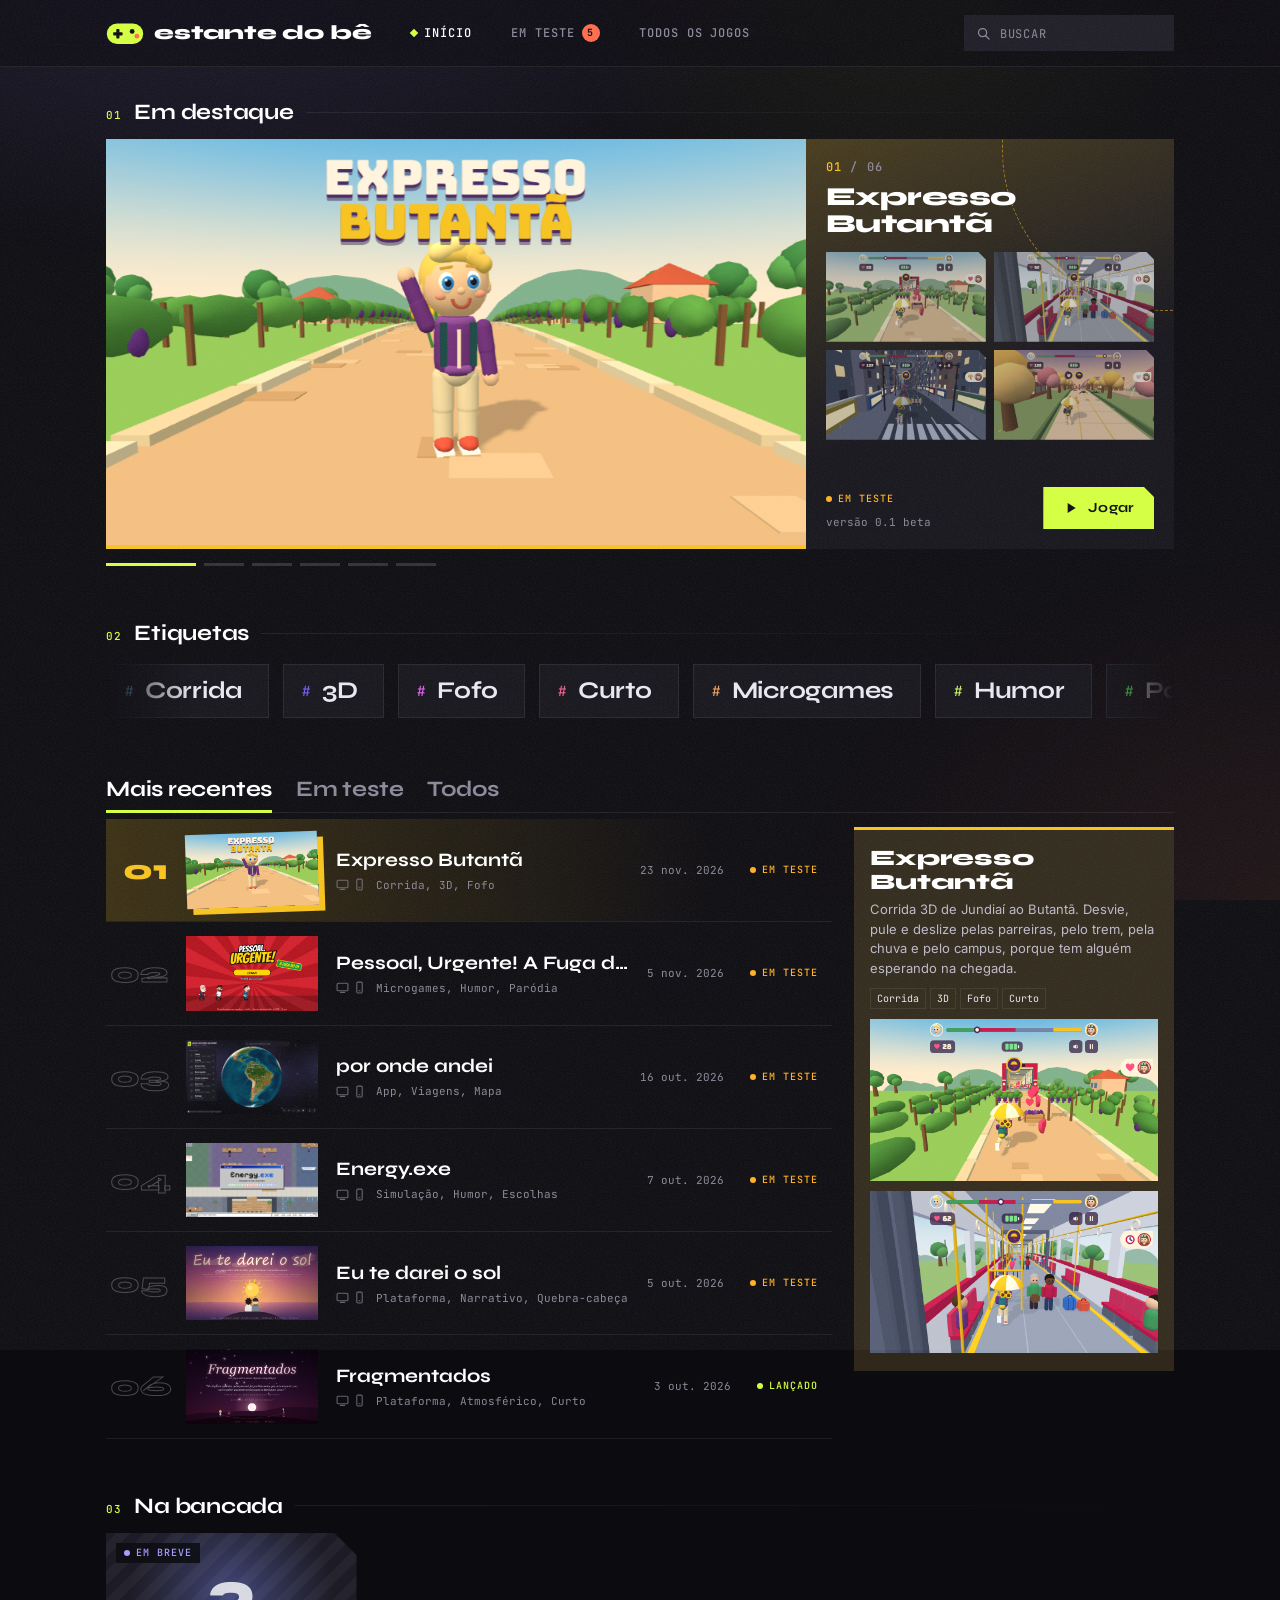
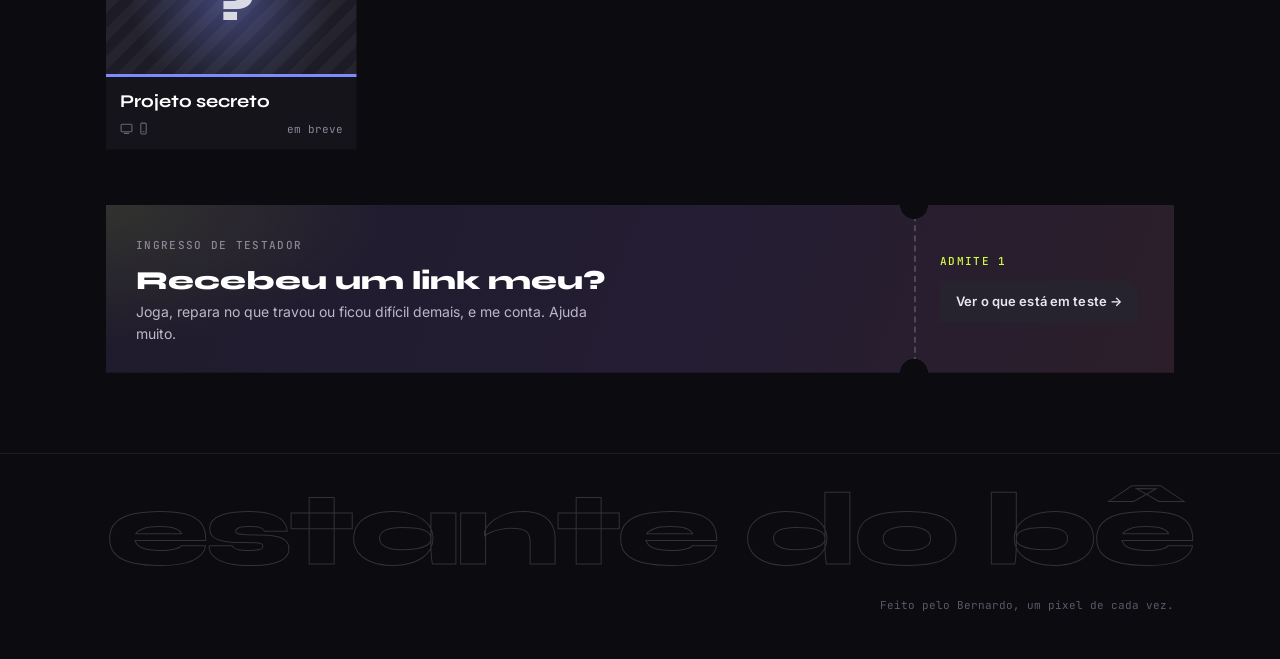
<file: index.html>
<!doctype html>
<html lang="pt-BR">
<head>
  <meta charset="utf-8">
  <meta name="viewport" content="width=device-width, initial-scale=1">
  <title>estante do bê</title>
  <meta name="description" content="Os joguinhos do Bernardo, pra jogar no navegador.">
  <meta name="theme-color" content="#0c0b10">
  <link rel="icon" href="data:image/svg+xml,<svg xmlns='http://www.w3.org/2000/svg' viewBox='0 0 64 64'><rect width='64' height='64' rx='16' fill='%23d4ff3f'/><text x='32' y='45' font-family='Arial Black,Arial' font-weight='900' font-size='34' text-anchor='middle' fill='%230c0b10'>bê</text></svg>">

  <link rel="preconnect" href="https://fonts.googleapis.com">
  <link rel="preconnect" href="https://fonts.gstatic.com" crossorigin>
  <link href="https://fonts.googleapis.com/css2?family=Syne:wght@600;700;800&family=Inter:wght@400;500;600;700&family=JetBrains+Mono:wght@400;500&display=swap" rel="stylesheet">
  <link rel="stylesheet" href="hub/css/site.css">
</head>
<body>
  <header class="topo">
    <div class="topo-dentro">
      <a class="logo" href="#/" aria-label="Início">
        <span class="logo-icone" aria-hidden="true">
          <svg viewBox="0 0 48 32"><rect x="1" y="4" width="46" height="26" rx="13" /><rect class="cruz" x="9" y="15" width="12" height="4" rx="1"/><rect class="cruz" x="13" y="11" width="4" height="12" rx="1"/><circle class="b1" cx="33" cy="14" r="3"/><circle class="b2" cx="39" cy="20" r="3"/></svg>
        </span>
        <span class="logo-texto"></span>
      </a>
      <nav class="menu">
        <a href="#/" data-rota="inicio">Início</a>
        <a href="#/teste" data-rota="teste">Em teste <span class="bolinha" id="qtd-teste"></span></a>
        <a href="#/todos" data-rota="todos">Todos os jogos</a>
      </nav>
      <label class="busca">
        <svg viewBox="0 0 24 24" aria-hidden="true"><circle cx="10.5" cy="10.5" r="6.5"/><path d="M15.5 15.5L21 21"/></svg>
        <input id="busca" type="search" placeholder="buscar" autocomplete="off" aria-label="Buscar jogos">
        <div class="busca-resultados" id="busca-resultados"></div>
      </label>
    </div>
  </header>

  <!-- cada "página" do site é desenhada aqui por hub/js/site.js -->
  <main id="app" tabindex="-1"></main>

  <footer class="rodape">
    <div class="rodape-dentro">
      <strong class="rodape-nome logo-texto" aria-hidden="true"></strong>
      <div>
        <p id="slogan"></p>
      </div>
      <p class="miudo">Feito pelo <span id="dono"></span>, um pixel de cada vez.<br><span class="segredo">psst: ↑ ↑ ↓ ↓ ← → ← → B A</span></p>
    </div>
  </footer>

  <div id="cortina" aria-hidden="true">
    <div class="cortina-faixas"><i></i><i></i><i></i><i></i><i></i></div>
    <div class="cortina-caixa">
      <span class="cortina-titulo"></span>
      <span class="cortina-barra"><i></i></span>
      <span class="cortina-dica">carregando…</span>
    </div>
  </div>
  <div id="avisos" aria-live="polite"></div>

  <!-- ★ os jogos ficam em hub/jogos.js -->
  <script src="hub/jogos.js"></script>
  <script src="hub/js/efeitos.js"></script>
  <script src="hub/js/site.js"></script>
</body>
</html>
</file>
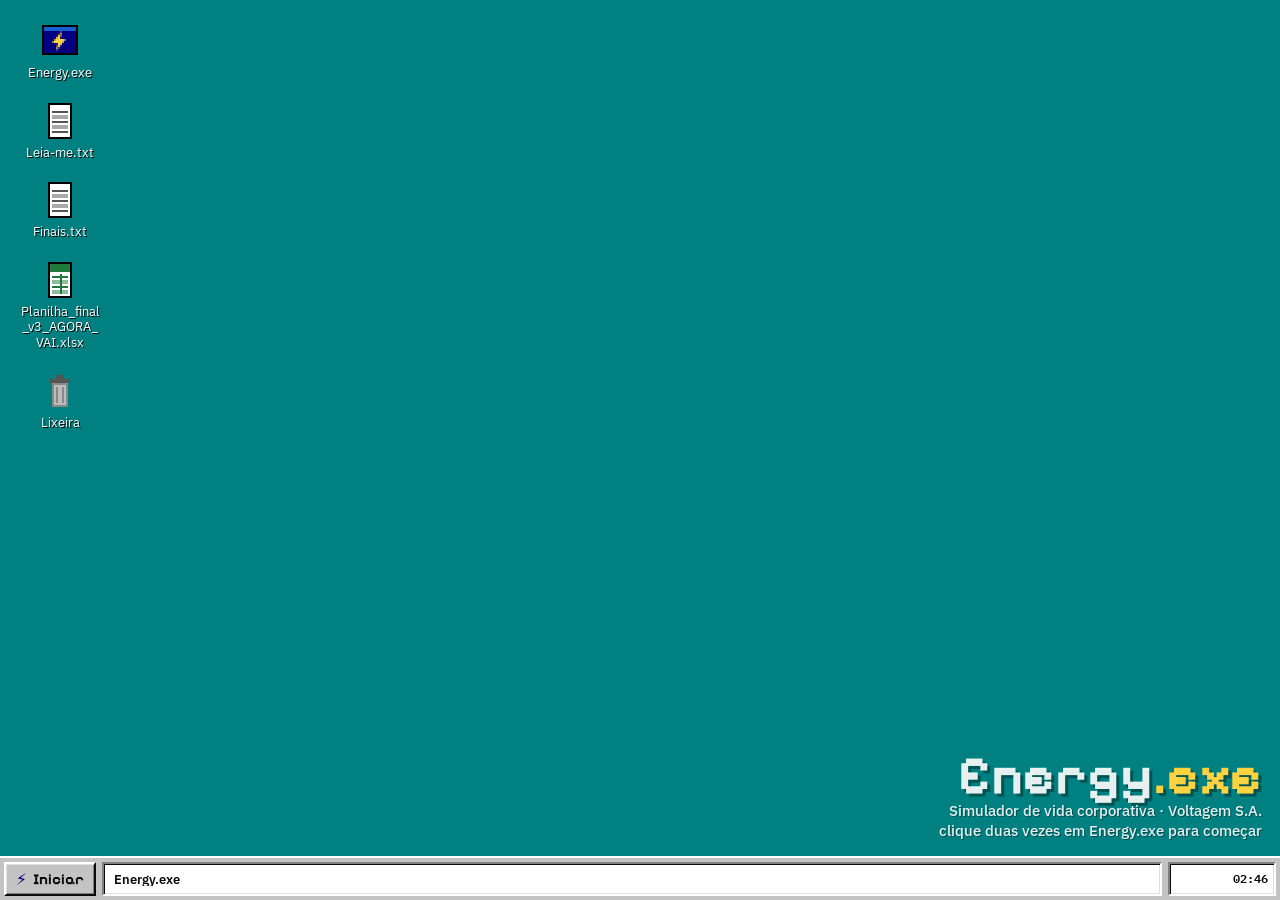
<file: Energy-exe/index.html>
<!doctype html>
<html lang="pt-BR">
<head>
  <meta charset="utf-8">
  <meta name="viewport" content="width=device-width, initial-scale=1, user-scalable=no, viewport-fit=cover">
  <title>Energy.exe</title>
  <meta name="theme-color" content="#008080">
  <link rel="icon" href="data:image/svg+xml,<svg xmlns='http://www.w3.org/2000/svg' viewBox='0 0 64 64'><rect width='64' height='64' rx='10' fill='%23000080'/><path d='M36 6 14 36h14l-4 22 24-32H34z' fill='%23ffd23f'/></svg>">

  <link rel="preconnect" href="https://fonts.googleapis.com">
  <link rel="preconnect" href="https://fonts.gstatic.com" crossorigin>
  <link href="https://fonts.googleapis.com/css2?family=Pixelify+Sans:wght@400;600;700&family=IBM+Plex+Sans:ital,wght@0,400;0,500;0,600;0,700;1,400&family=IBM+Plex+Mono:wght@400;600&display=swap" rel="stylesheet">

  <link rel="stylesheet" href="css/style.css">
</head>
<body>
  <!-- o mundo (o prédio da Voltagem S.A.) é desenhado aqui -->
  <canvas id="mundo" aria-label="Escritório da Voltagem S.A."></canvas>

  <!-- tudo que é janela, barra de tarefas e área de trabalho é HTML -->
  <div id="ui">
    <div id="rastreio"></div>
    <button id="prompt" hidden></button>
    <div id="toasts" aria-live="polite"></div>
    <div id="janelas"></div>
  </div>

  <!--
    A ORDEM DOS SCRIPTS IMPORTA:
    base → arte → mundo → dados (o conteúdo do jogo) → sistemas → interface → cenas → main
  -->
  <script src="js/core/base.js"></script>
  <script src="js/core/input.js"></script>
  <script src="js/core/som.js"></script>

  <!-- Arte: pessoas e móveis, desenhados em pixel com código -->
  <script src="js/arte/pessoas.js"></script>
  <script src="js/arte/moveis.js"></script>

  <!-- O prédio: andares, colisão, caminhos -->
  <script src="js/mundo/mapas.js"></script>
  <script src="js/mundo/mundo.js"></script>

  <!-- ★ O conteúdo: pessoas, regras, situações, e-mails, reuniões, missões, carreira, finais -->
  <script src="js/dados/npcs.js"></script>
  <script src="js/dados/regras.js"></script>
  <script src="js/dados/eventos.js"></script>
  <script src="js/dados/emails.js"></script>
  <script src="js/dados/reunioes.js"></script>
  <script src="js/dados/quests.js"></script>
  <script src="js/dados/missoes.js"></script>
  <script src="js/dados/carreira.js"></script>
  <script src="js/dados/finais.js"></script>

  <!-- Sistemas: atributos, tempo, escolhas, conversas -->
  <script src="js/jogo/estado.js"></script>
  <script src="js/jogo/ui.js"></script>
  <script src="js/jogo/escolhas.js"></script>
  <script src="js/jogo/conversa.js"></script>
  <script src="js/jogo/reuniao.js"></script>
  <script src="js/jogo/dia.js"></script>

  <!-- Cenas: área de trabalho, cadastro, jogo, finais -->
  <script src="js/cenas/titulo.js"></script>
  <script src="js/cenas/criacao.js"></script>
  <script src="js/cenas/fim.js"></script>

  <script src="js/main.js"></script>
</body>
</html>
</file>
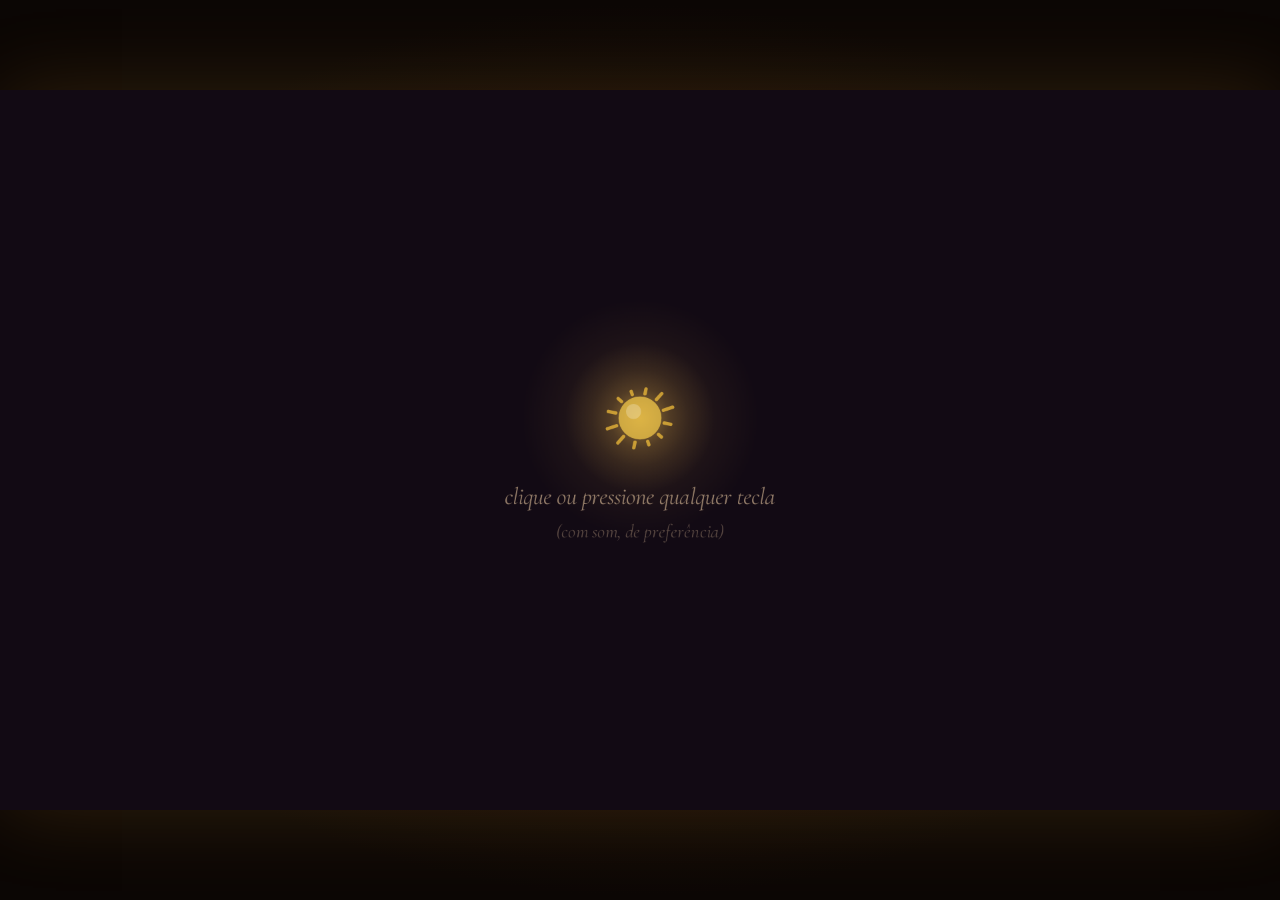
<file: Eu-te-darei-o-sol/index.html>
<!doctype html>
<html lang="pt-BR">
<head>
  <meta charset="utf-8">
  <meta name="viewport" content="width=device-width, initial-scale=1, user-scalable=no, viewport-fit=cover">
  <title>Eu te darei o sol</title>

  <!-- Fontes: Cormorant (texto) e Caveat (letra de mão). Sem internet, usa Georgia. -->
  <link rel="preconnect" href="https://fonts.googleapis.com">
  <link rel="preconnect" href="https://fonts.gstatic.com" crossorigin>
  <link href="https://fonts.googleapis.com/css2?family=Caveat:wght@500;700&family=Cormorant+Garamond:ital,wght@0,300;0,400;0,600;1,300;1,400;1,500&display=swap" rel="stylesheet">

  <link rel="stylesheet" href="css/style.css">
</head>
<body>
  <main id="stage">
    <canvas id="game" aria-label="Eu te darei o sol"></canvas>

    <!-- Botões de toque (aparecem só no celular) -->
    <div id="touch">
      <div class="pad-left">
        <button data-btn="left" aria-label="esquerda">&#9664;</button>
        <button data-btn="right" aria-label="direita">&#9654;</button>
      </div>
      <div class="pad-right">
        <button data-btn="swap" class="small" aria-label="trocar">&#8644;</button>
        <button data-btn="action" class="small" aria-label="ação">&#10022;</button>
        <button data-btn="jump" class="jump" aria-label="pular">&#9728;</button>
      </div>
    </div>
  </main>

  <!--
    A ORDEM DOS SCRIPTS IMPORTA: núcleo → arte → entidades → mundo →
    fases → interface → cenas → main.js (que liga tudo).
  -->
  <script src="js/config.js"></script>

  <!-- Núcleo -->
  <script src="js/core/utils.js"></script>
  <script src="js/core/draw.js"></script>
  <script src="js/core/input.js"></script>
  <script src="js/core/mobile.js"></script>
  <script src="js/core/audio.js"></script>
  <script src="js/core/game.js"></script>

  <!-- Arte -->
  <script src="js/art/characters.js"></script>
  <script src="js/art/props.js"></script>
  <script src="js/art/mural.js"></script>
  <script src="js/art/extras.js"></script>

  <!-- Entidades -->
  <script src="js/entities/particles.js"></script>
  <script src="js/entities/platform.js"></script>
  <script src="js/entities/devices.js"></script>
  <script src="js/entities/hazards.js"></script>
  <script src="js/entities/pickups.js"></script>
  <script src="js/entities/twin.js"></script>

  <!-- Mundo -->
  <script src="js/world/background.js"></script>

  <!-- Fases (os capítulos) -->
  <script src="js/levels/level1.js"></script>
  <script src="js/levels/level2.js"></script>
  <script src="js/levels/level3.js"></script>
  <script src="js/levels/level4.js"></script>
  <script src="js/levels/level5.js"></script>
  <script src="js/levels/level6.js"></script>
  <script src="js/levels/level7.js"></script>
  <script src="js/levels/level8.js"></script>
  <script src="js/levels/level9.js"></script>
  <script src="js/levels/level10.js"></script>

  <!-- Interface -->
  <script src="js/ui/typewriter.js"></script>
  <script src="js/ui/hud.js"></script>

  <!-- Cenas -->
  <script src="js/scenes/title.js"></script>
  <script src="js/scenes/play.js"></script>
  <script src="js/scenes/interlude.js"></script>
  <script src="js/scenes/ending.js"></script>

  <script src="js/main.js"></script>
</body>
</html>
</file>
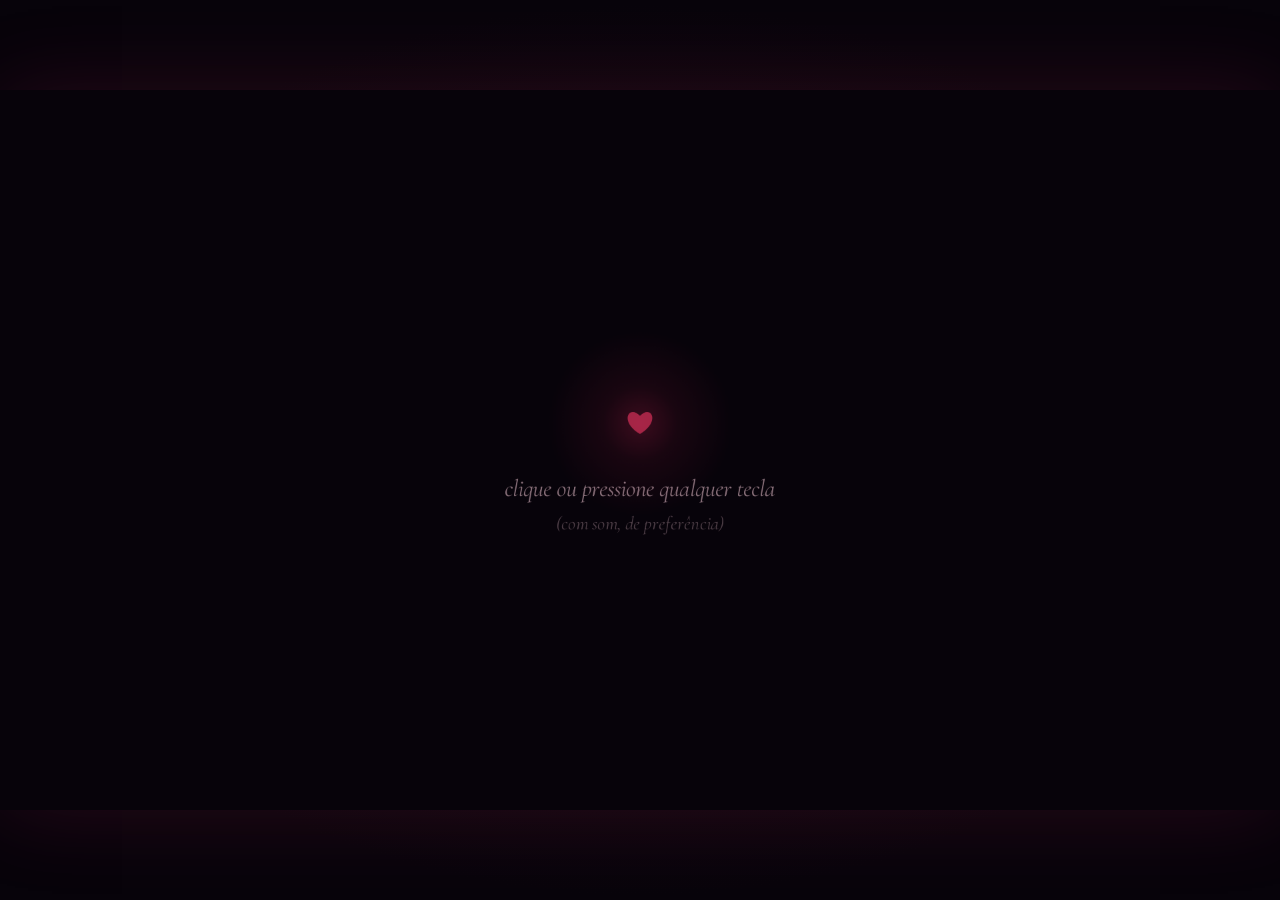
<file: Fragmentos/index.html>
<!doctype html>
<html lang="pt-BR">
<head>
  <meta charset="utf-8">
  <meta name="viewport" content="width=device-width, initial-scale=1, user-scalable=no, viewport-fit=cover">
  <title>Fragmentados</title>

  <!-- Fonte elegante (se estiver sem internet, o jogo usa Georgia) -->
  <link rel="preconnect" href="https://fonts.googleapis.com">
  <link rel="preconnect" href="https://fonts.gstatic.com" crossorigin>
  <link href="https://fonts.googleapis.com/css2?family=Cormorant+Garamond:ital,wght@0,300;0,400;0,600;1,300;1,400;1,500&display=swap" rel="stylesheet">

  <link rel="stylesheet" href="css/style.css">
</head>
<body>
  <main id="stage">
    <canvas id="game" aria-label="Fragmentados"></canvas>

    <!-- Botões de toque (aparecem só no celular) -->
    <div id="touch">
      <div class="pad-left">
        <button data-btn="left" aria-label="esquerda">&#9664;</button>
        <button data-btn="right" aria-label="direita">&#9654;</button>
      </div>
      <button data-btn="jump" class="jump" aria-label="pular">&#9829;</button>
    </div>
  </main>

  <!--
    A ORDEM DOS SCRIPTS IMPORTA:
    primeiro o "núcleo", depois a arte, as entidades, o mundo, as fases,
    a interface, as cenas e por último o main.js, que liga tudo.
  -->

  <!-- Configuração pessoal (nomes, dedicatória) -->
  <script src="js/config.js"></script>

  <!-- Núcleo: utilidades, desenho, teclado, som, laço do jogo -->
  <script src="js/core/utils.js"></script>
  <script src="js/core/draw.js"></script>
  <script src="js/core/input.js"></script>
  <script src="js/core/mobile.js"></script>
  <script src="js/core/audio.js"></script>
  <script src="js/core/game.js"></script>

  <!-- Arte: os personagens, o retrato dela, os cristais -->
  <script src="js/art/shard.js"></script>
  <script src="js/art/characters.js"></script>
  <script src="js/art/portrait.js"></script>

  <!-- Entidades: coisas que existem dentro das fases -->
  <script src="js/entities/particles.js"></script>
  <script src="js/entities/platform.js"></script>
  <script src="js/entities/fragment.js"></script>
  <script src="js/entities/player.js"></script>
  <script src="js/entities/amada.js"></script>

  <!-- Mundo: céu, colinas, clima -->
  <script src="js/world/background.js"></script>

  <!-- Fases: cada fragmento dela é um arquivo -->
  <script src="js/levels/level1.js"></script>
  <script src="js/levels/level2.js"></script>
  <script src="js/levels/level3.js"></script>
  <script src="js/levels/level4.js"></script>
  <script src="js/levels/level5.js"></script>

  <!-- Interface -->
  <script src="js/ui/typewriter.js"></script>
  <script src="js/ui/hud.js"></script>

  <!-- Cenas: título, jogo, poemas entre fases, final -->
  <script src="js/scenes/title.js"></script>
  <script src="js/scenes/play.js"></script>
  <script src="js/scenes/interlude.js"></script>
  <script src="js/scenes/ending.js"></script>

  <!-- Começa tudo -->
  <script src="js/main.js"></script>
</body>
</html>
</file>
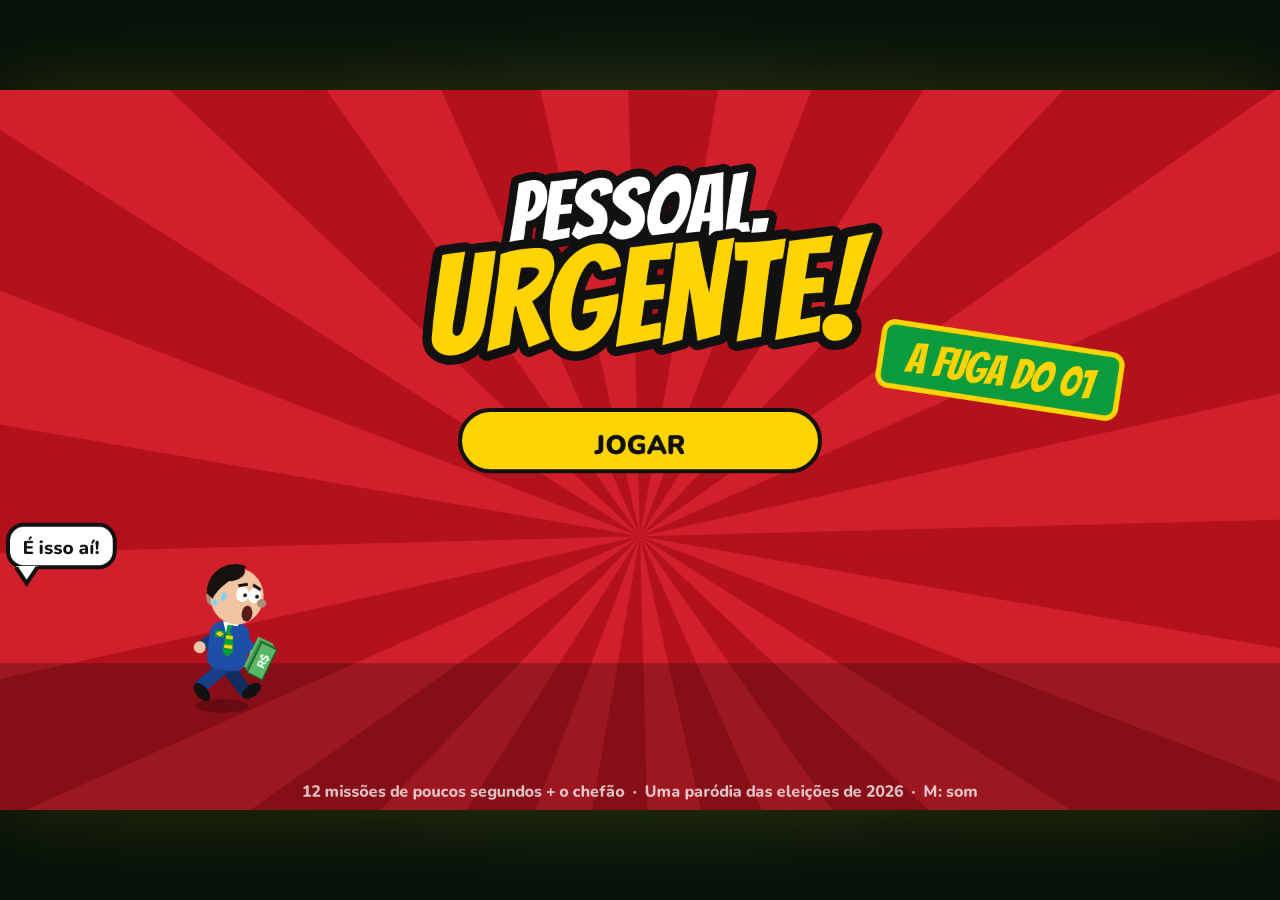
<file: Fuga-do-01/index.html>
<!doctype html>
<html lang="pt-BR">
<head>
  <meta charset="utf-8">
  <meta name="viewport" content="width=device-width, initial-scale=1, user-scalable=no, viewport-fit=cover">
  <title>Pessoal, Urgente! A Fuga do 01</title>

  <!-- Fontes (sem internet, o jogo usa Impact e Arial) -->
  <link rel="preconnect" href="https://fonts.googleapis.com">
  <link rel="preconnect" href="https://fonts.gstatic.com" crossorigin>
  <link href="https://fonts.googleapis.com/css2?family=Bangers&family=Nunito:wght@600;800;900&display=swap" rel="stylesheet">

  <link rel="stylesheet" href="css/style.css">
</head>
<body>
  <main id="stage">
    <canvas id="game" aria-label="Pessoal, Urgente! A Fuga do 01"></canvas>

    <!-- Botões de toque (aparecem só no celular) -->
    <div id="touch">
      <div class="lado">
        <button data-act="left" aria-label="esquerda">&#9664;</button>
        <button data-act="right" aria-label="direita">&#9654;</button>
      </div>
      <div class="lado">
        <button data-act="jump" class="grande" aria-label="ação">&#9679;</button>
      </div>
    </div>
    <button id="m-pausa" aria-label="pausa"><i></i><i></i></button>
  </main>

  <!--
    A ORDEM DOS SCRIPTS IMPORTA:
    config (textos e sons) -> núcleo -> som -> desenhos -> cenas -> main
  -->
  <script src="js/config.js"></script>
  <script src="js/core.js"></script>
  <script src="js/audio.js"></script>
  <script src="js/arte.js"></script>

  <!-- O motor dos microgames vem antes deles (eles se registram nele) -->
  <script src="js/cenas/rodada.js"></script>

  <!-- Os microgames: um arquivo para cada -->
  <script src="js/micro/desmente.js"></script>
  <script src="js/micro/algema.js"></script>
  <script src="js/micro/queiroz.js"></script>
  <script src="js/micro/salarios.js"></script>
  <script src="js/micro/picanha.js"></script>
  <script src="js/micro/compartilha.js"></script>
  <script src="js/micro/vota.js"></script>
  <script src="js/micro/boletos.js"></script>
  <script src="js/micro/solda.js"></script>
  <script src="js/micro/passinho.js"></script>

  <script src="js/cenas/titulo.js"></script>
  <script src="js/cenas/chefao.js"></script>
  <script src="js/cenas/urna.js"></script>
  <script src="js/cenas/final.js"></script>

  <script src="js/main.js"></script>
</body>
</html>
</file>
<file: hub/css/site.css>
/* ============================================================
   ESTANTE DO BÊ
   Tinta quase preta, granulado de filme, uma luz que segue o mouse,
   cantos chanfrados e um verde-limão de assinatura.
   Cada jogo tinge o que é dele com a própria cor (--cor).
   ============================================================ */
:root {
  --fundo: #0c0b10;
  --painel: #15141b;
  --painel-2: #1d1b25;
  --painel-3: #26232f;
  --linha: rgba(255, 255, 255, .08);
  --texto: #e9e6ef;
  --forte: #ffffff;
  --apagado: #8c8798;
  --sinal: #d4ff3f;
  --corte: 14px;
  --largura: 1100px;
  --titulo: 'Syne', 'Segoe UI', system-ui, sans-serif;
  --ui: 'Inter', 'Segoe UI', system-ui, sans-serif;
  --mono: 'JetBrains Mono', ui-monospace, Consolas, monospace;
  --mola: cubic-bezier(.2, .9, .3, 1.25);
  --suave: cubic-bezier(.2, .7, .2, 1);
}

* { box-sizing: border-box; }
html { scroll-behavior: smooth; }
body {
  margin: 0; min-height: 100vh; display: flex; flex-direction: column;
  background: var(--fundo); color: var(--texto);
  font: 14px/1.55 var(--ui);
  -webkit-font-smoothing: antialiased;
}
/* luz que segue o mouse */
body::before {
  content: ''; position: fixed; inset: 0; z-index: -1; pointer-events: none;
  background:
    radial-gradient(600px circle at var(--px, 70%) var(--py, -10%), rgba(212, 255, 63, .06), transparent 60%),
    radial-gradient(900px 500px at 15% -10%, rgba(139, 123, 255, .14), transparent 70%),
    radial-gradient(700px 500px at 100% 100%, rgba(255, 107, 74, .07), transparent 70%);
}
/* granulado de filme */
body::after {
  content: ''; position: fixed; inset: -50%; z-index: 200; pointer-events: none; opacity: .07;
  background-image: url("data:image/svg+xml,%3Csvg xmlns='http://www.w3.org/2000/svg' width='160' height='160'%3E%3Cfilter id='g'%3E%3CfeTurbulence type='fractalNoise' baseFrequency='.85' numOctaves='3' stitchTiles='stitch'/%3E%3CfeColorMatrix values='0 0 0 0 1 0 0 0 0 1 0 0 0 0 1 0 0 0 1 0'/%3E%3C/filter%3E%3Crect width='100%25' height='100%25' filter='url(%23g)'/%3E%3C/svg%3E");
  animation: grao 1s steps(4) infinite;
}
@keyframes grao { 25% { transform: translate(-3%, 2%); } 50% { transform: translate(2%, -4%); } 75% { transform: translate(-1%, 3%); } }

a { color: inherit; text-decoration: none; }
img { display: block; max-width: 100%; }
button { font: inherit; color: inherit; background: none; border: 0; cursor: pointer; padding: 0; }
svg { fill: none; stroke: currentColor; stroke-width: 2; stroke-linecap: round; stroke-linejoin: round; }
::selection { background: var(--sinal); color: var(--fundo); }
:focus-visible { outline: 2px solid var(--sinal); outline-offset: 3px; }

/* canto chanfrado, a "assinatura" das formas do site */
.botao, .capsula-corpo, .slide-capturas img, .jogar-caixa, .galeria-palco {
  clip-path: polygon(0 0, calc(100% - var(--corte)) 0, 100% var(--corte), 100% 100%, 0 100%);
}
.rotulo { font: 500 11px/1 var(--mono); letter-spacing: .12em; text-transform: uppercase; color: var(--apagado); }

/* ---------- topo ---------- */
.topo {
  position: sticky; top: 0; z-index: 50;
  background: rgba(12, 11, 16, .72);
  backdrop-filter: blur(14px) saturate(1.4);
  border-bottom: 1px solid var(--linha);
}
.topo-dentro {
  max-width: var(--largura); margin: 0 auto; padding: 0 16px;
  height: 66px; display: flex; align-items: center; gap: 30px;
}
.logo { display: flex; align-items: center; gap: 10px; flex-shrink: 0; }
.logo-icone svg { width: 38px; height: 26px; display: block; stroke: none; overflow: visible; }
.logo-icone svg > rect:first-child { fill: var(--sinal); }
.logo-icone .cruz, .logo-icone .b1 { fill: var(--fundo); }
.logo-icone .b2 { fill: #ff6b4a; }
.logo-icone circle { transform-box: fill-box; transform-origin: center; }
.logo:hover .logo-icone svg { animation: chacoalha .5s var(--mola); }
.logo:hover .b1 { animation: aperta .4s .1s; }
.logo:hover .b2 { animation: aperta .4s .25s; }
@keyframes chacoalha { 0%, 100% { transform: rotate(0); } 25% { transform: rotate(-12deg) scale(1.1); } 60% { transform: rotate(8deg); } }
@keyframes aperta { 50% { transform: scale(.55); } }
.logo-texto { font: 800 20px/1 var(--titulo); letter-spacing: -.01em; color: var(--forte); white-space: nowrap; }

.menu { display: flex; gap: 6px; }
.menu a {
  position: relative; display: flex; align-items: center; gap: 7px; padding: 8px 10px;
  font: 500 12px/1 var(--mono); letter-spacing: .08em; text-transform: uppercase; color: var(--apagado);
  transition: color .2s;
}
.menu a::before {
  content: ''; width: 6px; height: 6px; background: var(--sinal);
  transform: scale(0) rotate(45deg); transition: transform .3s var(--mola);
}
.menu a:hover, .menu a.ativo { color: var(--forte); }
.menu a.ativo::before { transform: scale(1) rotate(45deg); }
.bolinha:not(:empty) {
  display: inline-grid; place-items: center; min-width: 18px; height: 18px; padding: 0 5px;
  background: #ff6b4a; color: var(--fundo); font: 700 10px/1 var(--mono); border-radius: 9px;
  animation: pulsa 2.4s infinite;
}
@keyframes pulsa { 0%, 100% { box-shadow: 0 0 0 0 rgba(255, 107, 74, .6); } 50% { box-shadow: 0 0 0 6px rgba(255, 107, 74, 0); } }

.busca {
  margin-left: auto; position: relative; display: flex; align-items: center;
  height: 36px; padding: 0 12px; width: 210px;
  background: var(--painel-2); box-shadow: inset 0 -2px 0 transparent;
  transition: width .35s var(--suave), background .2s, box-shadow .2s;
}
.busca:focus-within { width: 270px; background: var(--painel-3); box-shadow: inset 0 -2px 0 var(--sinal); }
.busca svg { width: 15px; height: 15px; color: var(--apagado); flex-shrink: 0; }
.busca input { flex: 1; min-width: 0; height: 100%; padding: 0 0 0 9px; background: none; border: 0; outline: 0; color: var(--forte); font: 13px var(--ui); }
.busca input::placeholder { color: var(--apagado); font: 12px var(--mono); letter-spacing: .06em; text-transform: uppercase; }
.busca input::-webkit-search-cancel-button { display: none; }
.busca-resultados {
  position: absolute; top: calc(100% + 8px); right: 0; width: 330px;
  background: var(--painel-2); border: 1px solid var(--linha);
  box-shadow: 0 20px 40px rgba(0, 0, 0, .6);
  opacity: 0; transform: translateY(-6px); pointer-events: none; transition: opacity .18s, transform .18s;
}
.busca-resultados.aberto { opacity: 1; transform: none; pointer-events: auto; }
.busca-resultados a { display: flex; gap: 12px; padding: 9px; align-items: center; transition: background .15s; }
.busca-resultados a:hover { background: var(--painel-3); }
.busca-resultados b { display: block; color: var(--forte); font: 700 14px/1.3 var(--titulo); }
.busca-resultados small { color: var(--apagado); font: 11px var(--mono); }
.busca-resultados p { margin: 0; padding: 14px; color: var(--apagado); }
.res-img { width: 92px; aspect-ratio: 16 / 9; object-fit: cover; flex-shrink: 0; }

/* ---------- páginas ---------- */
main { flex: 1; width: 100%; max-width: var(--largura); margin: 0 auto; padding: 34px 16px 80px; outline: 0; counter-reset: secao; }
main.entra { animation: entraPagina .5s var(--suave); }
@keyframes entraPagina { from { opacity: 0; transform: translateY(12px); } }
.faixa + .faixa { margin-top: 56px; }
.titulo-secao {
  margin: 0 0 16px; display: flex; align-items: baseline; gap: 12px;
  font: 700 22px/1 var(--titulo); letter-spacing: -.01em; color: var(--forte);
}
.titulo-secao::before {
  counter-increment: secao; content: counter(secao, decimal-leading-zero);
  font: 500 11px/1 var(--mono); letter-spacing: .1em; color: var(--sinal);
}
.titulo-secao::after { content: ''; flex: 1; height: 1px; align-self: center; background: linear-gradient(90deg, var(--linha), transparent); }
.titulo-pagina { margin: 0 0 8px; font: 800 clamp(32px, 5vw, 56px)/1 var(--titulo); letter-spacing: -.02em; color: var(--forte); }
.texto-pagina { margin: 0 0 24px; color: var(--apagado); max-width: 60ch; }
.texto-pagina b { color: var(--sinal); font-weight: 500; }
.vazio { color: var(--apagado); padding: 30px 0; font-family: var(--mono); font-size: 12px; }

.revelar { opacity: 0; transform: translateY(20px); transition: opacity .7s var(--suave) var(--atraso, 0ms), transform .7s var(--suave) var(--atraso, 0ms); }
.revelar.visivel { opacity: 1; transform: none; }

/* ---------- selos e etiquetas ---------- */
.selo {
  display: inline-flex; align-items: center; gap: 6px; padding: 5px 8px;
  font: 500 10px/1 var(--mono); letter-spacing: .1em; text-transform: uppercase; white-space: nowrap;
  background: rgba(12, 11, 16, .82); color: var(--forte); backdrop-filter: blur(6px);
}
.selo::before { content: ''; width: 6px; height: 6px; border-radius: 50%; background: currentColor; }
.selo-lancado { color: var(--sinal); }
.selo-teste { color: #ffb020; }
.selo-teste::before { animation: pisca 1.2s steps(2) infinite; }
.selo-breve { color: #a99cff; }
@keyframes pisca { 50% { opacity: .2; } }
.tag {
  display: inline-block; padding: 4px 8px;
  font: 11px/1.2 var(--mono); color: var(--texto);
  border: 1px solid var(--linha); transition: border-color .2s, color .2s;
}
.tag:hover { border-color: var(--sinal); color: var(--sinal); }

/* letreiro de etiquetas que corre sozinho */
.letreiro {
  overflow: hidden; padding: 4px 0;
  -webkit-mask: linear-gradient(90deg, transparent, #000 8%, #000 92%, transparent);
  mask: linear-gradient(90deg, transparent, #000 8%, #000 92%, transparent);
}
.letreiro-trilho { display: flex; gap: 14px; width: max-content; animation: corre 32s linear infinite; }
.letreiro:hover .letreiro-trilho { animation-play-state: paused; }
@keyframes corre { to { transform: translateX(calc(-50% - 7px)); } }
.etiqueta {
  --c: hsl(var(--h) 85% 66%);
  position: relative; display: inline-flex; align-items: center; gap: 12px; padding: 14px 26px 14px 18px;
  font: 700 24px/1 var(--titulo); letter-spacing: -.01em; white-space: nowrap;
  color: var(--texto); background: var(--painel);
  border: 1px solid var(--linha);
  transition: color .3s, background .3s, border-color .3s, transform .3s var(--mola);
}
.etiqueta::before { content: '#'; font: 500 14px/1 var(--mono); color: var(--c); transition: color .3s; }
.etiqueta:hover { color: var(--fundo); background: var(--c); border-color: var(--c); transform: rotate(-2deg); }
.etiqueta:hover::before { color: var(--fundo); }
.etiquetas { display: flex; flex-wrap: wrap; gap: 10px; margin-bottom: 26px; }
.etiquetas .etiqueta { font-size: 18px; padding: 11px 20px 11px 14px; }

/* ---------- botões ---------- */
.botao {
  --corte: 10px;
  position: relative; overflow: hidden; isolation: isolate; display: inline-flex; align-items: center; justify-content: center; gap: 9px;
  height: 42px; padding: 0 20px; white-space: nowrap;
  font: 700 14px/1 var(--titulo); letter-spacing: .01em;
  transition: transform .15s, background .2s, color .2s;
}
.botao svg { width: 16px; height: 16px; flex-shrink: 0; }
.botao:active { transform: translateY(1px) scale(.98); }
.botao-jogar { background: var(--sinal); color: var(--fundo); }
.botao-jogar svg { fill: var(--fundo); stroke: none; transition: transform .35s var(--mola); }
.botao-jogar::before {
  /* listras que correm por dentro do botão */
  content: ''; position: absolute; inset: 0; z-index: -1; opacity: 0; transition: opacity .2s;
  background: repeating-linear-gradient(-45deg, rgba(0, 0, 0, .13) 0 8px, transparent 8px 16px);
  background-size: 22.63px 22.63px;
  animation: listras .6s linear infinite;
}
.botao-jogar:hover::before { opacity: 1; }
.botao-jogar:hover svg { transform: translateX(3px) scale(1.15); }
@keyframes listras { to { background-position: 22.63px 0; } }
.botao-jogar.grande { height: 52px; padding: 0 32px; font-size: 17px; }
.botao-jogar.grande svg { width: 19px; height: 19px; }
.botao-breve { background: var(--painel-3); color: #a99cff; cursor: default; font: 500 12px/1 var(--mono); letter-spacing: .1em; text-transform: uppercase; }
.botao-sec { background: var(--painel-3); color: var(--texto); font: 600 13px/1 var(--ui); }
.botao-sec:hover { background: var(--forte); color: var(--fundo); }

/* ---------- destaques ---------- */
.vitrine { position: relative; height: 410px; }
.slide {
  position: absolute; inset: 0; display: grid; grid-template-columns: 1.9fr 1fr; grid-template-rows: minmax(0, 1fr);
  visibility: hidden; transition: visibility 0s .8s;
}
.slide.ativo { visibility: visible; transition: none; z-index: 1; }
.slide.saindo { visibility: visible; z-index: 0; }
.slide-midia {
  position: relative; overflow: hidden; background: #000;
  clip-path: inset(0 100% 0 0);
  transition: clip-path .75s cubic-bezier(.7, 0, .2, 1);
}
.slide.ativo .slide-midia, .slide.saindo .slide-midia { clip-path: inset(0 0 0 0); }
.slide-principal { width: 100%; height: 100%; object-fit: cover; }
.slide.ativo .slide-principal { animation: kenburns 9s ease-out both; }
@keyframes kenburns { from { transform: scale(1.14); } to { transform: scale(1.02); } }
.slide-midia::after {
  /* faixa na cor do jogo na borda de baixo */
  content: ''; position: absolute; left: 0; right: 0; bottom: 0; height: 4px; background: var(--cor);
  transform: scaleX(0); transform-origin: left; transition: transform .8s .3s var(--suave);
}
.slide.ativo .slide-midia::after { transform: scaleX(1); }
.slide-info {
  position: relative; display: flex; flex-direction: column; padding: 22px 20px 20px; overflow: hidden;
  background: linear-gradient(160deg, color-mix(in srgb, var(--cor) 22%, var(--painel)) 0%, var(--painel) 60%);
}
.slide.saindo .slide-info { opacity: 0; transition: opacity .3s; }
.slide-info::before {
  /* círculo grande na cor do jogo, girando devagar */
  content: ''; position: absolute; width: 320px; height: 320px; right: -150px; top: -150px; border-radius: 50%;
  border: 1px dashed color-mix(in srgb, var(--cor) 55%, transparent);
  animation: gira 40s linear infinite;
}
@keyframes gira { to { transform: rotate(360deg); } }
.slide-info > * { position: relative; opacity: 0; transform: translateY(12px); }
.slide.ativo .slide-info > * { animation: entraInfo .55s var(--suave) forwards; animation-delay: calc(.25s + var(--d, 0) * .07s); }
.slide-info > :nth-child(2) { --d: 1; } .slide-info > :nth-child(3) { --d: 2; } .slide-info > :nth-child(4) { --d: 3; }
.slide-info > :nth-child(5) { --d: 4; } .slide-info > :nth-child(6) { --d: 5; }
@keyframes entraInfo { to { opacity: 1; transform: none; } }
.slide-num { font: 500 12px/1 var(--mono); color: var(--cor); letter-spacing: .1em; margin-bottom: 10px; }
.slide-num i { font-style: normal; color: var(--apagado); }
.slide-info h3 { margin: 0 0 14px; font: 800 26px/1.05 var(--titulo); letter-spacing: -.02em; color: var(--forte); }
.slide-resumo { display: none; }
.slide-capturas { display: grid; grid-template-columns: 1fr 1fr; gap: 8px; margin-bottom: 14px; }
.slide-capturas img {
  --corte: 8px;
  aspect-ratio: 16 / 9; object-fit: cover; width: 100%; cursor: pointer; filter: saturate(.6) brightness(.8);
  transition: filter .25s, transform .3s var(--mola);
}
.slide-capturas img:hover { filter: none; transform: scale(1.05); }
.slide-tags { display: none; }
.slide-jogar { margin-top: auto; display: flex; align-items: flex-end; justify-content: space-between; gap: 10px; padding-top: 14px; }
.slide-status { display: flex; flex-direction: column; align-items: flex-start; gap: 6px; }
.slide-status .selo { padding-left: 0; background: none; }
.slide-status small { font: 11px var(--mono); color: var(--apagado); }

.seta {
  position: absolute; top: 50%; z-index: 3; display: grid; place-items: center;
  width: 44px; height: 44px; margin-top: -22px; border-radius: 50%;
  font: 400 26px/1 var(--ui); color: var(--forte);
  background: rgba(12, 11, 16, .6); border: 1px solid var(--linha); backdrop-filter: blur(6px);
  opacity: 0; transition: opacity .2s, background .2s, color .2s, transform .3s var(--mola);
}
.vitrine:hover .seta, .galeria-palco:hover .seta { opacity: 1; }
.seta:hover { background: var(--sinal); color: var(--fundo); transform: scale(1.1); }
.vitrine .seta-esq { left: 14px; }
.vitrine .seta-dir { right: calc(34.5% + 14px); }
.vitrine.sozinho .seta, .vitrine.sozinho + .pontos { display: none; }
.pontos { display: flex; gap: 8px; margin-top: 14px; }
.pontos button { position: relative; flex: 0 0 40px; height: 3px; background: rgba(255, 255, 255, .15); transition: flex-basis .4s var(--suave); }
.pontos button::after { content: ''; position: absolute; inset: -8px 0; }
.pontos button.ativo { flex-basis: 90px; }
.pontos i { position: absolute; inset: 0; background: var(--sinal); transform: scaleX(0); transform-origin: left; }
.pontos .correndo i { animation: enche 7s linear forwards; }
.pontos .pausado i { animation-play-state: paused; }
@keyframes enche { to { transform: scaleX(1); } }

/* ---------- abas com prévia ---------- */
.abas { display: flex; gap: 24px; border-bottom: 1px solid var(--linha); margin-bottom: 6px; }
.aba {
  position: relative; padding: 0 0 12px;
  font: 700 22px/1 var(--titulo); letter-spacing: -.01em; color: var(--apagado); transition: color .2s;
}
.aba::after {
  content: ''; position: absolute; left: 0; right: 0; bottom: -1px; height: 3px; background: var(--sinal);
  transform: scaleX(0); transform-origin: left; transition: transform .35s var(--suave);
}
.aba:hover { color: var(--texto); }
.aba.ativa { color: var(--forte); }
.aba.ativa::after { transform: scaleX(1); }
.abas-corpo { display: grid; grid-template-columns: 1fr 320px; gap: 22px; align-items: start; }
.lista { display: flex; flex-direction: column; min-width: 0; }
.lista.troca .linha { animation: entraLinha .45s var(--suave) both; }
.lista.troca .linha:nth-child(2) { animation-delay: .06s; }
.lista.troca .linha:nth-child(3) { animation-delay: .12s; }
.lista.troca .linha:nth-child(4) { animation-delay: .18s; }
@keyframes entraLinha { from { opacity: 0; transform: translateY(8px); } }
.linha {
  position: relative; isolation: isolate; display: flex; align-items: center; gap: 18px; padding: 14px 14px 14px 4px;
  border-bottom: 1px solid var(--linha);
}
.linha::before {
  content: ''; position: absolute; inset: 0; z-index: -1;
  background: linear-gradient(90deg, color-mix(in srgb, var(--cor) 20%, transparent), transparent 85%);
  opacity: 0; transition: opacity .3s;
}
.linha.foco::before { opacity: 1; }
.linha-num {
  width: 58px; flex-shrink: 0; text-align: right;
  font: 800 28px/1 var(--titulo); color: transparent; -webkit-text-stroke: 1px rgba(255, 255, 255, .25);
  transition: color .3s, -webkit-text-stroke-color .3s;
}
.linha.foco .linha-num { color: var(--cor); -webkit-text-stroke-color: transparent; }
.linha-img { width: 132px; aspect-ratio: 16 / 9; object-fit: cover; flex-shrink: 0; transition: transform .35s var(--mola), box-shadow .35s var(--mola); }
.linha.foco .linha-img { transform: rotate(-2deg); box-shadow: 6px 6px 0 var(--cor); }
.linha-info { flex: 1; min-width: 0; display: flex; flex-direction: column; gap: 7px; }
.linha-titulo { font: 700 19px/1.15 var(--titulo); color: var(--forte); white-space: nowrap; overflow: hidden; text-overflow: ellipsis; }
.linha-sub { display: flex; align-items: center; gap: 10px; color: var(--apagado); font: 11px var(--mono); min-width: 0; }
.linha-data { color: var(--apagado); font: 11px var(--mono); white-space: nowrap; }
.linha > .selo { background: none; padding-right: 0; }
.ja-jogou { margin-left: 8px; padding: 2px 6px; border: 1px solid var(--sinal); color: var(--sinal); font: 500 9px/1.3 var(--mono); letter-spacing: .1em; text-transform: uppercase; vertical-align: 3px; }
.plataformas { display: inline-flex; gap: 4px; flex-shrink: 0; }
.plataformas svg { width: 13px; height: 13px; opacity: .7; }

.previa {
  position: sticky; top: 86px; margin-top: 8px; padding: 16px 16px 18px;
  background: color-mix(in srgb, var(--cor) 12%, var(--painel));
  border-top: 3px solid var(--cor);
}
.previa.troca > * { animation: entraPrevia .45s var(--suave) both; }
.previa.troca > :nth-child(2) { animation-delay: .05s; }
.previa.troca > :nth-child(3) { animation-delay: .1s; }
.previa.troca > :nth-child(4) { animation-delay: .15s; }
.previa.troca > :nth-child(5) { animation-delay: .2s; }
@keyframes entraPrevia { from { opacity: 0; transform: translateY(8px); } }
.previa h4 { margin: 0 0 6px; font: 800 22px/1.1 var(--titulo); color: var(--forte); }
.previa-resumo { margin: 0 0 10px; font-size: 13px; line-height: 1.5; color: #bdb8c8; }
.previa-tags { display: flex; flex-wrap: wrap; gap: 4px; margin-bottom: 6px; }
.previa-tags span { padding: 3px 6px; border: 1px solid var(--linha); font: 10px var(--mono); color: var(--texto); }
.previa img { width: 100%; aspect-ratio: 16 / 9; object-fit: cover; margin-top: 10px; }

/* ---------- cartões (com reflexo holográfico) ---------- */
.grade { display: grid; grid-template-columns: repeat(auto-fill, minmax(240px, 1fr)); gap: 22px; }
.capsula {
  --rx: 0deg; --ry: 0deg; --mx: 50%; --my: 50%;
  display: block; transform: perspective(800px) rotateX(var(--rx)) rotateY(var(--ry));
  transition: transform .45s var(--suave), filter .3s, opacity .7s var(--suave) var(--atraso, 0ms);
}
.capsula.revelar { transform: perspective(800px) translateY(20px); }
.capsula.revelar.visivel { transform: perspective(800px) rotateX(var(--rx)) rotateY(var(--ry)); }
.capsula:hover {
  transition: transform .08s linear, filter .3s; z-index: 2;
  filter: drop-shadow(0 18px 24px rgba(0, 0, 0, .55)) drop-shadow(0 0 16px color-mix(in srgb, var(--cor) 45%, transparent));
}
.capsula-corpo { --corte: 22px; display: flex; flex-direction: column; height: 100%; background: var(--painel); }
.capsula-img { position: relative; display: block; aspect-ratio: 16 / 9; overflow: hidden; background: var(--painel-2); }
.capsula-img img { width: 100%; height: 100%; object-fit: cover; transition: transform .7s var(--suave); }
.capsula:hover .capsula-img img { transform: scale(1.06); }
.holo {
  position: absolute; inset: 0; pointer-events: none; opacity: 0; transition: opacity .35s; mix-blend-mode: color-dodge;
  background: linear-gradient(115deg, transparent 20%, rgba(255, 0, 140, .35) 32%, rgba(255, 220, 0, .3) 42%, rgba(0, 255, 170, .3) 52%, rgba(0, 150, 255, .35) 62%, transparent 75%);
  background-size: 250% 250%;
  background-position: var(--mx) var(--my);
}
.brilho {
  position: absolute; inset: 0; pointer-events: none; opacity: 0; transition: opacity .3s;
  background: radial-gradient(circle at var(--mx) var(--my), rgba(255, 255, 255, .4), transparent 45%);
  mix-blend-mode: overlay;
}
.capsula:hover .holo { opacity: .75; }
.capsula:hover .brilho { opacity: 1; }
.capsula-img .selo { position: absolute; left: 10px; top: 10px; }
.capsula-info { display: flex; flex-direction: column; gap: 10px; padding: 14px; border-top: 3px solid var(--cor); }
.capsula-titulo { font: 700 18px/1.15 var(--titulo); color: var(--forte); }
.capsula-baixo { display: flex; align-items: center; justify-content: space-between; color: var(--apagado); font: 11px var(--mono); }

.sem-imagem {
  display: grid; place-items: center; width: 100%; height: 100%;
  background:
    repeating-linear-gradient(-45deg, rgba(255, 255, 255, .035) 0 10px, transparent 10px 20px),
    radial-gradient(circle at 50% 45%, color-mix(in srgb, var(--cor, #8b7bff) 40%, transparent), var(--painel-2) 70%);
}
.sem-imagem span { font: 800 54px/1 var(--titulo); color: rgba(255, 255, 255, .8); animation: flutua 3s ease-in-out infinite; }
.sem-imagem.grande span { font-size: 110px; }
.linha-img.sem-imagem span, .res-img.sem-imagem span { font-size: 22px; }
@keyframes flutua { 50% { transform: translateY(-6px) rotate(-8deg); } }

/* ---------- recado (um ingresso) ---------- */
.recado {
  --furo: 14px; --pos: calc(100% - 260px);
  display: grid; grid-template-columns: 1fr 260px; position: relative;
  background: linear-gradient(110deg, #1f1b2c, #241d33 55%, #2c1f2a);
  -webkit-mask: radial-gradient(circle var(--furo) at var(--pos) 0, #0000 98%, #000) top / 100% 51% no-repeat,
                radial-gradient(circle var(--furo) at var(--pos) 100%, #0000 98%, #000) bottom / 100% 51% no-repeat;
  mask: radial-gradient(circle var(--furo) at var(--pos) 0, #0000 98%, #000) top / 100% 51% no-repeat,
        radial-gradient(circle var(--furo) at var(--pos) 100%, #0000 98%, #000) bottom / 100% 51% no-repeat;
}
.recado.visivel { transition: opacity .7s var(--suave), transform .45s var(--mola); }
.recado.visivel:hover { transform: rotate(-.7deg) scale(1.01); }
.recado::before {
  content: ''; position: absolute; inset: 0; pointer-events: none;
  background: radial-gradient(400px 200px at 0% 0%, rgba(212, 255, 63, .1), transparent 70%);
}
.recado-texto { position: relative; padding: 28px 30px; }
.recado-texto h3 { margin: 12px 0 6px; font: 800 26px/1.1 var(--titulo); color: var(--forte); }
.recado-texto p { margin: 0; color: #bdb8c8; max-width: 52ch; }
.recado-canhoto {
  position: relative; display: flex; flex-direction: column; justify-content: center; align-items: flex-start; gap: 14px;
  padding: 22px 24px; border-left: 2px dashed rgba(255, 255, 255, .18);
}
.recado-canhoto .rotulo { color: var(--sinal); }
.recado-canhoto .botao { white-space: normal; height: auto; padding: 12px 16px; text-align: left; line-height: 1.3; }

/* ---------- página do jogo ---------- */
.jogo { position: relative; }
.jogo-fundo {
  /* a capa do jogo, bem desfocada, iluminando o topo da página */
  position: absolute; z-index: -1; left: 50%; top: -34px; width: 100vw; height: 640px; transform: translateX(-50%);
  background-size: cover; background-position: center; filter: blur(40px) saturate(1.3); opacity: .35;
  -webkit-mask: linear-gradient(180deg, #000 0%, transparent 100%);
  mask: linear-gradient(180deg, #000 0%, transparent 100%);
  pointer-events: none;
  animation: respira 12s ease-in-out infinite alternate;
}
@keyframes respira { to { opacity: .22; transform: translateX(-50%) scale(1.06); } }
.migalhas { font: 11px var(--mono); letter-spacing: .04em; color: var(--apagado); margin-bottom: 12px; }
.migalhas a:hover { color: var(--sinal); }
.migalhas span { color: var(--texto); }
.titulo-jogo { margin: 0 0 22px; display: flex; flex-wrap: wrap; align-items: center; gap: 14px; font: 800 clamp(34px, 5.4vw, 64px)/.98 var(--titulo); letter-spacing: -.025em; color: var(--forte); }
.titulo-jogo .selo { font-size: 11px; }

.jogo-topo { display: grid; grid-template-columns: 1fr 320px; gap: 24px; }
.galeria { min-width: 0; }
.galeria-palco { --corte: 26px; position: relative; aspect-ratio: 16 / 9; background: #000; overflow: hidden; }
.galeria-palco img { width: 100%; height: 100%; object-fit: cover; }
.galeria-palco img.entra { animation: troca .5s var(--suave); }
@keyframes troca { from { opacity: 0; transform: scale(1.05); filter: blur(6px); } }
.galeria-palco .seta-esq { left: 14px; }
.galeria-palco .seta-dir { right: 14px; }
.galeria-tira { display: flex; gap: 8px; margin-top: 10px; overflow-x: auto; padding-bottom: 6px; scrollbar-width: thin; scrollbar-color: var(--painel-3) transparent; }
.galeria-tira button { position: relative; flex: 0 0 112px; aspect-ratio: 16 / 9; opacity: .45; filter: saturate(.5); transition: opacity .2s, filter .2s; }
.galeria-tira button::after { content: ''; position: absolute; left: 0; right: 0; bottom: 0; height: 3px; background: var(--cor); transform: scaleX(0); transition: transform .3s var(--suave); }
.galeria-tira button img { width: 100%; height: 100%; object-fit: cover; }
.galeria-tira button:hover { opacity: .85; filter: none; }
.galeria-tira button.ativa { opacity: 1; filter: none; }
.galeria-tira button.ativa::after { transform: scaleX(1); }
.ficha { display: flex; flex-direction: column; gap: 16px; min-width: 0; }
.ficha-capa { width: calc(100% - 8px); aspect-ratio: 16 / 9; object-fit: cover; box-shadow: 8px 8px 0 var(--cor); }
.ficha-resumo { margin: 0; font-size: 14px; color: #cfcad8; }
.ficha dl { margin: 0; display: grid; grid-template-columns: auto 1fr; gap: 8px 16px; padding: 12px 0; border-top: 1px solid var(--linha); border-bottom: 1px solid var(--linha); }
.ficha dt { font: 10px/1.6 var(--mono); letter-spacing: .1em; text-transform: uppercase; color: var(--apagado); }
.ficha dd { margin: 0; font-size: 13px; color: var(--forte); }
.ficha-tags { display: flex; flex-wrap: wrap; gap: 5px; }

.jogo-corpo { display: grid; grid-template-columns: 1fr 300px; gap: 40px; margin-top: 36px; }
.jogo-principal { min-width: 0; }
.jogar-caixa {
  --corte: 24px;
  position: relative; display: flex; align-items: center; justify-content: space-between; gap: 18px;
  padding: 22px 24px; overflow: hidden;
  background: linear-gradient(110deg, var(--painel-2), color-mix(in srgb, var(--cor) 24%, var(--painel-2)));
}
.jogar-caixa::after {
  content: ''; position: absolute; right: 110px; top: 50%; width: 220px; height: 220px; margin-top: -110px; border-radius: 50%;
  border: 1px dashed color-mix(in srgb, var(--cor) 60%, transparent); pointer-events: none;
  animation: gira 30s linear infinite;
}
.jogar-caixa > * { position: relative; z-index: 1; }
.jogar-caixa h3 { margin: 0 0 4px; font: 800 22px/1.15 var(--titulo); color: var(--forte); }
.jogar-caixa p { margin: 0; font-size: 13px; color: #bdb8c8; }
.acoes-extra { display: flex; flex-wrap: wrap; gap: 8px; margin-top: 10px; }
.sub {
  margin: 46px 0 16px; display: flex; align-items: center; gap: 12px;
  font: 700 22px/1 var(--titulo); letter-spacing: -.01em; color: var(--forte);
}
.sub::after { content: ''; flex: 1; height: 1px; background: linear-gradient(90deg, var(--linha), transparent); }
.paragrafo { margin: 0 0 14px; font-size: 16px; line-height: 1.75; color: #bdb8c8; max-width: 64ch; }
.sub + .paragrafo::first-letter { float: left; margin: 6px 10px 0 0; font: 800 46px/.8 var(--titulo); color: var(--cor); }
.notas { margin: 0; padding: 0; list-style: none; counter-reset: nota; }
.notas li { position: relative; padding: 11px 0 11px 44px; color: #cfcad8; border-bottom: 1px dashed var(--linha); }
.notas li::before { counter-increment: nota; content: counter(nota, decimal-leading-zero); position: absolute; left: 0; top: 13px; font: 500 11px var(--mono); color: var(--cor); letter-spacing: .08em; }
.testador { margin-top: 24px; padding: 16px 18px; background: repeating-linear-gradient(-45deg, rgba(255, 176, 32, .06) 0 10px, transparent 10px 20px); border: 1px solid rgba(255, 176, 32, .35); }
.testador strong { font: 700 16px var(--titulo); color: #ffc65a; }
.testador p { margin: 6px 0 0; color: #d6c8a8; }
.detalhes { margin: 0; display: grid; grid-template-columns: repeat(auto-fill, minmax(170px, 1fr)); padding: 1px 0 0 1px; }
.detalhes div { padding: 14px 16px; margin: -1px 0 0 -1px; border: 1px solid var(--linha); transition: background .2s; }
.detalhes div:hover { background: var(--painel); }
.detalhes dt { font: 10px/1.6 var(--mono); letter-spacing: .1em; text-transform: uppercase; color: var(--apagado); }
.detalhes dd { margin: 4px 0 0; color: var(--forte); }
.jogo-lado { display: flex; flex-direction: column; gap: 20px; }
.jogo-lado .titulo-secao { margin-bottom: 0; }

/* ---------- rodapé ---------- */
.rodape { border-top: 1px solid var(--linha); overflow: hidden; }
.rodape-dentro { max-width: var(--largura); margin: 0 auto; padding: 30px 16px 26px; display: flex; flex-wrap: wrap; justify-content: space-between; align-items: flex-end; gap: 10px 24px; }
.rodape-nome {
  flex-basis: 100%; display: block; margin-bottom: 10px;
  font: 800 clamp(34px, 8.6vw, 104px)/.9 var(--titulo); letter-spacing: -.04em; white-space: nowrap;
  color: transparent; -webkit-text-stroke: 1px rgba(255, 255, 255, .16);
  transition: -webkit-text-stroke-color .4s;
}
.rodape:hover .rodape-nome {
  -webkit-text-stroke-color: transparent;
  background: linear-gradient(90deg, var(--sinal), #8b7bff, #ff6b4a, var(--sinal)) 0 0 / 300% 100%;
  -webkit-background-clip: text; background-clip: text;
  animation: arcoiris 6s linear infinite;
}
@keyframes arcoiris { to { background-position: 300% 0; } }
.rodape p { margin: 0; color: var(--apagado); font-size: 13px; }
.rodape .miudo { text-align: right; font: 11px/1.6 var(--mono); color: #5d5868; }
.segredo { opacity: 0; transition: opacity .4s; }
.rodape:hover .segredo { opacity: 1; }

/* ---------- transição ao abrir o jogo ---------- */
#cortina { --cor: var(--sinal); position: fixed; inset: 0; z-index: 150; display: grid; place-items: center; visibility: hidden; transition: visibility 0s .7s; }
#cortina.ativa { visibility: visible; transition: none; }
.cortina-faixas { position: absolute; inset: 0; display: flex; }
.cortina-faixas i { flex: 1; background: var(--fundo); transform: scaleY(0); transform-origin: top; transition: transform .45s cubic-bezier(.7, 0, .3, 1); }
.cortina-faixas i:nth-child(odd) { background: color-mix(in srgb, var(--cor) 80%, #000); transform-origin: bottom; }
.cortina-faixas i:nth-child(2) { transition-delay: .05s; } .cortina-faixas i:nth-child(3) { transition-delay: .1s; }
.cortina-faixas i:nth-child(4) { transition-delay: .15s; } .cortina-faixas i:nth-child(5) { transition-delay: .2s; }
#cortina.ativa .cortina-faixas i { transform: scaleY(1); }
.cortina-caixa {
  position: relative; display: flex; flex-direction: column; align-items: center; gap: 18px; padding: 34px 40px;
  background: var(--fundo); opacity: 0; transform: translateY(20px) rotate(-2deg);
  transition: opacity .3s .35s, transform .5s .35s var(--mola);
}
#cortina.ativa .cortina-caixa { opacity: 1; transform: rotate(-2deg); }
.cortina-titulo { font: 800 clamp(30px, 6vw, 60px)/1 var(--titulo); color: var(--forte); text-align: center; letter-spacing: -.02em; }
.cortina-barra { width: 240px; height: 6px; background: var(--painel-3); overflow: hidden; }
.cortina-barra i { display: block; height: 100%; background: var(--cor); transform: scaleX(0); transform-origin: left; }
#cortina.ativa .cortina-barra i { animation: carrega .55s .4s steps(8) forwards; }
@keyframes carrega { to { transform: scaleX(1); } }
.cortina-dica { font: 11px var(--mono); letter-spacing: .12em; text-transform: uppercase; color: var(--apagado); }

/* ---------- avisos e confete ---------- */
#avisos { position: fixed; right: 16px; bottom: 16px; z-index: 160; display: flex; flex-direction: column; gap: 8px; align-items: flex-end; pointer-events: none; }
.aviso {
  max-width: 320px; padding: 12px 16px; color: var(--fundo); font-size: 13px; font-weight: 600;
  background: var(--sinal); box-shadow: 6px 6px 0 rgba(0, 0, 0, .5);
  opacity: 0; transform: translateY(16px) rotate(2deg); transition: opacity .3s, transform .45s var(--mola);
}
.aviso.entra { opacity: 1; transform: rotate(-1deg); }
.confete { position: fixed; inset: 0; z-index: 170; pointer-events: none; }

/* ---------- telas menores ---------- */
@media (max-width: 900px) {
  .topo-dentro { gap: 16px; }
  .busca, .busca:focus-within { width: 170px; }
  .vitrine { height: auto; aspect-ratio: 16 / 10; }
  .slide { grid-template-columns: 1fr; }
  .slide-info { position: absolute; left: 0; right: 0; bottom: 0; padding: 70px 16px 16px; background: linear-gradient(0deg, rgba(12, 11, 16, .96) 35%, transparent); }
  .slide-info::before, .slide-capturas, .slide-tags { display: none; }
  .vitrine .seta-dir { right: 14px; }
  .abas-corpo { grid-template-columns: 1fr; }
  .previa { display: none; }
  .jogo-topo, .jogo-corpo { grid-template-columns: 1fr; }
  .ficha { display: grid; grid-template-columns: 220px 1fr; align-items: start; gap: 16px 22px; }
  .ficha-capa { grid-row: span 3; }
  .ficha-tags { grid-column: 1 / -1; }
  .jogo-lado { display: grid; grid-template-columns: 1fr 1fr; }
  .jogo-lado .titulo-secao { grid-column: 1 / -1; }
}
@media (max-width: 640px) {
  .topo-dentro { height: auto; flex-wrap: wrap; padding: 10px 16px; gap: 8px 12px; }
  .logo { gap: 8px; }
  .logo-icone svg { width: 30px; height: 20px; }
  .logo-texto { font-size: 15px; }
  .busca, .busca:focus-within { width: auto; flex: 1 1 100%; margin-left: 0; order: 3; }
  .menu { margin-left: auto; gap: 0; }
  .menu a { padding: 6px; font-size: 10px; letter-spacing: .04em; }
  .menu a[data-rota="todos"], .menu a[data-rota="inicio"] { display: none; }
  .busca-resultados { width: 100%; }
  main { padding-top: 22px; }
  .faixa + .faixa { margin-top: 44px; }
  .titulo-secao { font-size: 19px; }
  .vitrine { aspect-ratio: 4 / 3.4; }
  .slide-info { padding: 60px 14px 14px; }
  .slide-info h3 { font-size: 23px; margin-bottom: 8px; }
  .slide-num { margin-bottom: 6px; }
  .slide-status small { display: none; }
  .slide-jogar { padding-top: 4px; align-items: center; }
  .seta { display: none; }
  .etiqueta { font-size: 19px; padding: 12px 18px 12px 14px; }
  .abas { gap: 16px; }
  .aba { font-size: 17px; }
  .linha { gap: 10px; padding: 10px 6px 10px 0; }
  .linha-num { width: 36px; font-size: 19px; }
  .linha-sub span:last-child { min-width: 0; }
  .linha-img { width: 92px; }
  .linha-titulo { font-size: 15px; }
  .linha-sub span:last-child { white-space: nowrap; overflow: hidden; text-overflow: ellipsis; }
  .linha-data, .linha > .selo { display: none; }
  .recado { grid-template-columns: 1fr; -webkit-mask: none; mask: none; }
  .recado-texto { padding: 22px 20px 18px; }
  .recado-texto h3 { font-size: 22px; }
  .recado-canhoto { border-left: 0; border-top: 2px dashed rgba(255, 255, 255, .18); padding: 18px 20px 22px; }
  .titulo-jogo { margin-bottom: 16px; font-size: clamp(24px, 7vw, 40px); }
  .jogar-caixa h3 { font-size: 19px; }
  .ficha { display: flex; }
  .ficha-capa { display: none; }
  .jogar-caixa { flex-direction: column; align-items: stretch; }
  .jogar-caixa .botao { width: 100%; }
  .jogo-lado { grid-template-columns: 1fr; }
  .detalhes { grid-template-columns: 1fr 1fr; }
  .rodape .miudo { text-align: left; }
}

@media (prefers-reduced-motion: reduce) {
  *, *::before, *::after { animation-duration: .01ms !important; animation-iteration-count: 1 !important; transition-duration: .01ms !important; }
  .revelar { opacity: 1; transform: none; }
}
</file>
<file: Energy-exe/css/style.css>
/* ============================================================
   ENERGY.EXE
   Um computador corporativo antigo: janelas com bisel, barra de
   tarefas, menu Iniciar, e-mail "Outlouco" e post-its.
   O mundo (canvas) é pixel art; o texto é HTML (fica nítido).
   ============================================================ */
:root {
  --cinza: #c3c3c3;
  --cinza-claro: #dfdfdf;
  --cinza-escuro: #808080;
  --preto: #0a0a0a;
  --branco: #ffffff;
  --azul: #000080;
  --azul-2: #1a5fd0;
  --teal: #008080;
  --amarelo: #ffd23f;
  --verde: #1f8a3b;
  --vermelho: #c0262d;
  --postit: #fff38a;
  --ui: 'IBM Plex Sans', Tahoma, 'Segoe UI', sans-serif;
  --pixel: 'Pixelify Sans', 'IBM Plex Mono', monospace;
  --mono: 'IBM Plex Mono', Consolas, monospace;
  --barra: 44px;
}

* { box-sizing: border-box; margin: 0; padding: 0; }
html, body {
  width: 100%; height: 100%; overflow: hidden;
  background: var(--teal); color: var(--preto);
  font: 15px/1.45 var(--ui);
  -webkit-user-select: none; user-select: none;
  touch-action: manipulation;
  -webkit-tap-highlight-color: transparent;
}
button { font: inherit; color: inherit; cursor: pointer; }
input, select { font: inherit; }

#mundo {
  position: fixed; inset: 0; width: 100%; height: 100%; display: block;
  image-rendering: pixelated; image-rendering: crisp-edges;
  background: #1b1d24; touch-action: none;
}
/* na área de trabalho, o #desktop fica por cima do mundo */

#ui { position: fixed; inset: 0; pointer-events: none; z-index: 2; }
#ui > * { pointer-events: auto; }

/* ---------- peças do sistema (bisel dos anos 90) ---------- */
.bisel {
  background: var(--cinza);
  border: 2px solid; border-color: var(--branco) var(--preto) var(--preto) var(--branco);
  box-shadow: inset 1px 1px 0 var(--cinza-claro), inset -1px -1px 0 var(--cinza-escuro);
}
.afundado {
  background: var(--branco);
  border: 2px solid; border-color: var(--cinza-escuro) var(--branco) var(--branco) var(--cinza-escuro);
  box-shadow: inset 1px 1px 0 var(--preto), inset -1px -1px 0 var(--cinza-claro);
}
.btn {
  background: var(--cinza); min-height: 34px; padding: 4px 14px;
  border: 2px solid; border-color: var(--branco) var(--preto) var(--preto) var(--branco);
  box-shadow: inset 1px 1px 0 var(--cinza-claro), inset -1px -1px 0 var(--cinza-escuro);
  font: 600 14px/1.2 var(--ui); text-align: center;
}
.btn:active, .btn.apertado {
  border-color: var(--preto) var(--branco) var(--branco) var(--preto);
  box-shadow: inset 1px 1px 0 var(--cinza-escuro), inset -1px -1px 0 var(--cinza-claro);
  padding: 5px 13px 3px 15px;
}
.btn:focus-visible { outline: 1px dotted #000; outline-offset: -6px; }
.btn.primario { outline: 1px solid #000; outline-offset: -1px; }
.btn[disabled] { color: var(--cinza-escuro); text-shadow: 1px 1px 0 #fff; cursor: default; }

/* ---------- janelas ---------- */
#janelas { position: fixed; inset: 0; z-index: 4; pointer-events: none; display: grid; place-items: center; padding: 12px 12px calc(var(--barra) + 12px); }
#janelas:empty { display: none; }
#janelas.tem { pointer-events: auto; background: rgba(0, 0, 40, 0.18); }
.win {
  grid-area: 1 / 1; pointer-events: auto; position: relative; /* sem isso a janela de trás (com filter) é pintada por cima da nova */
  width: min(640px, 100%); max-height: 100%; display: flex; flex-direction: column;
  background: var(--cinza);
  border: 2px solid; border-color: var(--cinza-claro) var(--preto) var(--preto) var(--cinza-claro);
  box-shadow: inset 1px 1px 0 var(--branco), inset -1px -1px 0 var(--cinza-escuro), 6px 8px 0 rgba(0, 0, 0, 0.35);
  padding: 3px;
  animation: abre .16s steps(3);
}
.win.larga { width: min(820px, 100%); }
.win.estreita { width: min(420px, 100%); }
.win.atras { filter: brightness(.92); }
@keyframes abre { from { transform: scale(.9); opacity: 0; } }
.win-barra {
  display: flex; align-items: center; gap: 6px; height: 26px; padding: 0 3px 0 6px; flex-shrink: 0;
  background: linear-gradient(90deg, var(--azul), var(--azul-2));
  color: var(--branco); font: 600 14px/1 var(--pixel); letter-spacing: .02em;
}
.win-barra .ico { font-size: 14px; line-height: 1; }
.win-barra .tit { flex: 1; white-space: nowrap; overflow: hidden; text-overflow: ellipsis; }
.win-x {
  width: 22px; height: 20px; display: grid; place-items: center; padding: 0;
  background: var(--cinza); color: var(--preto); font: 700 13px/1 var(--mono);
  border: 2px solid; border-color: var(--branco) var(--preto) var(--preto) var(--branco);
}
.win-x:active { border-color: var(--preto) var(--branco) var(--branco) var(--preto); }
.win-corpo { padding: 12px; overflow: auto; flex: 1; min-height: 0; -webkit-user-select: text; user-select: text; }
.win-botoes { display: flex; flex-wrap: wrap; justify-content: flex-end; gap: 8px; padding: 4px 10px 10px; flex-shrink: 0; }
.win-botoes .btn { min-width: 96px; }

/* ---------- conversa / situação ---------- */
.dlg { display: grid; grid-template-columns: 112px 1fr; gap: 14px; align-items: start; }
.dlg-foto { width: 112px; }
.dlg-foto canvas { width: 112px; height: 112px; display: block; image-rendering: pixelated; background: linear-gradient(#9fc3e8, #d9e6f2); }
.dlg-foto .afundado { padding: 2px; }
.dlg-nome { margin-top: 6px; font: 700 14px/1.2 var(--ui); }
.dlg-cargo { font-size: 12px; color: #333; line-height: 1.25; }
.dlg-texto { min-height: 64px; padding: 10px 12px; font-size: 16px; line-height: 1.5; }
.dlg-texto em { font-style: italic; color: #333; }
.dlg-texto .fala-quem { font-weight: 700; }
.situacao-tit { font: 700 19px/1.2 var(--ui); margin-bottom: 8px; display: flex; gap: 8px; align-items: baseline; }
.situacao-tit small { font: 500 11px/1 var(--mono); letter-spacing: .1em; color: var(--vermelho); text-transform: uppercase; }
.opcoes { display: flex; flex-direction: column; gap: 6px; margin-top: 12px; }
.opcao {
  display: flex; align-items: center; gap: 10px; width: 100%; text-align: left;
  background: var(--cinza); min-height: 40px; padding: 6px 10px;
  border: 2px solid; border-color: var(--branco) var(--preto) var(--preto) var(--branco);
  box-shadow: inset 1px 1px 0 var(--cinza-claro), inset -1px -1px 0 var(--cinza-escuro);
  font: 500 15px/1.3 var(--ui);
}
.opcao:hover { background: #d0d0d0; }
.opcao:active { border-color: var(--preto) var(--branco) var(--branco) var(--preto); }
.opcao .num { flex-shrink: 0; width: 22px; height: 22px; display: grid; place-items: center; background: var(--azul); color: #fff; font: 600 12px/1 var(--mono); }
.opcao .txt { flex: 1; }
.opcao.missao { background: #fff7c2; }
.opcao.missao .num { background: #b8860b; }
.opcao.perigo .num { background: var(--vermelho); }
.opcao[disabled] { color: #777; cursor: default; }
.tag { display: inline-block; margin-left: 4px; padding: 1px 6px; font: 600 11px/1.5 var(--mono); border: 1px solid currentColor; white-space: nowrap; vertical-align: 1px; }
.tag.regra { color: #1a4fa8; background: #e4ecfb; }
.tag.perfil { color: #7a2aa8; background: #f3e6fb; }
.tag.teste { color: #8a5a00; background: #fff1cf; }
.tag.custo { color: #555; background: #eee; }

/* resultado e mudanças de atributos */
.resultado { padding: 12px; font-size: 16px; line-height: 1.5; }
.chips { display: flex; flex-wrap: wrap; gap: 6px; margin-top: 12px; }
.chip { padding: 3px 8px; font: 600 13px/1.3 var(--mono); border: 1px solid; background: #fff; animation: pula .4s steps(4) both; }
.chip:nth-child(2) { animation-delay: .06s; } .chip:nth-child(3) { animation-delay: .12s; } .chip:nth-child(4) { animation-delay: .18s; }
.chip:nth-child(5) { animation-delay: .24s; } .chip:nth-child(6) { animation-delay: .3s; }
.chip.bom { color: var(--verde); border-color: var(--verde); background: #eaf7ee; }
.chip.ruim { color: var(--vermelho); border-color: var(--vermelho); background: #fdecec; }
.chip.neutro { color: #333; border-color: #888; background: #f4f4f4; }
.chip.especial { color: #1a4fa8; border-color: #1a4fa8; background: #e4ecfb; }
@keyframes pula { from { transform: translateY(6px); opacity: 0; } }
.rolagem { font: 600 12px/1 var(--mono); color: #555; margin-bottom: 6px; }
.rolagem.ok { color: var(--verde); } .rolagem.falha { color: var(--vermelho); }

/* ---------- barra de tarefas ---------- */
#barra {
  position: fixed; left: 0; right: 0; bottom: 0; z-index: 4; height: var(--barra);
  display: flex; align-items: center; gap: 6px;
  padding: 3px max(4px, env(safe-area-inset-right)) max(3px, env(safe-area-inset-bottom)) max(4px, env(safe-area-inset-left));
  background: var(--cinza); border-top: 2px solid var(--branco); box-shadow: inset 0 1px 0 var(--cinza-claro);
}
#barra[hidden] { display: none; }
.iniciar { display: flex; align-items: center; gap: 6px; height: 34px; padding: 0 10px; font: 700 15px/1 var(--pixel); }
.iniciar .raio { color: var(--azul); font-size: 18px; }
.barra-local { flex: 1; min-width: 0; height: 34px; display: flex; align-items: center; gap: 6px; padding: 0 10px; font: 600 13px/1 var(--ui); white-space: nowrap; overflow: hidden; }
.barra-local span { overflow: hidden; text-overflow: ellipsis; }
.bandeja { height: 34px; display: flex; align-items: center; gap: 2px; padding: 0 6px; }
.stat { display: flex; flex-direction: column; justify-content: center; align-items: center; width: 54px; height: 30px; font: 600 12px/1 var(--mono); cursor: help; position: relative; }
.stat .v { display: flex; gap: 3px; align-items: center; }
.stat .b { width: 40px; height: 4px; margin-top: 3px; background: #888; overflow: hidden; }
.stat .b i { display: block; height: 100%; background: var(--verde); transition: width .4s steps(6); }
.stat.est .b i { background: var(--vermelho); }
.stat.din { width: 76px; }
.stat.mudou { animation: pisca .6s steps(2) 2; }
@keyframes pisca { 50% { background: var(--amarelo); } }
.bandeja .relogio { width: 92px; text-align: right; font: 600 12px/1.15 var(--mono); padding-left: 4px; }
.bandeja .email { position: relative; width: 34px; height: 30px; display: grid; place-items: center; font-size: 17px; border: 0; background: none; }
.bandeja .email b { position: absolute; top: 0; right: 0; min-width: 16px; height: 16px; padding: 0 3px; background: var(--vermelho); color: #fff; font: 700 10px/16px var(--mono); border-radius: 8px; }
.bandeja .email b:empty { display: none; }

/* menu Iniciar */
#menu-iniciar { position: fixed; left: 4px; bottom: calc(var(--barra) - 2px); z-index: 5; display: flex; width: 300px; padding: 2px; }
#menu-iniciar[hidden] { display: none; }
.menu-faixa { width: 30px; background: linear-gradient(0deg, var(--azul), var(--azul-2)); color: #fff; writing-mode: vertical-rl; transform: rotate(180deg); display: flex; align-items: center; padding: 8px 0; font: 700 18px/1 var(--pixel); letter-spacing: .04em; }
.menu-faixa b { color: var(--amarelo); }
.menu-itens { flex: 1; display: flex; flex-direction: column; }
.menu-quem { padding: 8px 10px; border-bottom: 1px solid var(--cinza-escuro); box-shadow: 0 1px 0 #fff; margin-bottom: 4px; display: flex; gap: 10px; align-items: center; }
.menu-quem canvas { width: 40px; height: 40px; image-rendering: pixelated; }
.menu-quem b { display: block; font-size: 14px; }
.menu-quem small { font-size: 12px; color: #333; }
.menu-item { display: flex; align-items: center; gap: 10px; padding: 8px 10px; text-align: left; background: none; border: 0; font-size: 14px; }
.menu-item:hover, .menu-item:focus-visible { background: var(--azul); color: #fff; outline: 0; }
.menu-item .ico { width: 22px; text-align: center; font-size: 17px; }
.menu-sep { height: 2px; margin: 4px 2px; border-top: 1px solid var(--cinza-escuro); border-bottom: 1px solid #fff; }

/* ---------- interação e post-it ---------- */
#prompt {
  position: fixed; left: 50%; bottom: calc(var(--barra) + 14px); transform: translateX(-50%); z-index: 3;
  display: flex; align-items: center; gap: 8px; padding: 8px 14px; max-width: calc(100% - 24px);
  background: #ffffe1; border: 1px solid #000; box-shadow: 3px 3px 0 rgba(0, 0, 0, .35);
  font: 600 14px/1.2 var(--ui); white-space: nowrap; overflow: hidden; text-overflow: ellipsis;
  animation: aparece .15s steps(2);
}
#prompt[hidden] { display: none; }
#prompt kbd { font: 600 11px/1 var(--mono); padding: 3px 6px; background: var(--cinza); border: 2px solid; border-color: #fff #000 #000 #fff; }
@keyframes aparece { from { opacity: 0; transform: translate(-50%, 4px); } }
#rastreio {
  position: fixed; top: max(10px, env(safe-area-inset-top)); left: max(10px, env(safe-area-inset-left)); z-index: 3;
  width: 250px; padding: 10px 12px 12px; background: var(--postit); color: #3a3200;
  box-shadow: 2px 3px 0 rgba(0, 0, 0, .25); transform: rotate(-1.2deg);
  font: 13px/1.35 var(--ui); cursor: pointer;
}
#rastreio:empty, #rastreio[hidden] { display: none; }
#rastreio::before { content: ''; position: absolute; top: -8px; left: 50%; width: 70px; height: 16px; margin-left: -35px; background: rgba(255, 255, 255, .55); transform: rotate(2deg); }
#rastreio h4 { font: 700 12px/1 var(--pixel); letter-spacing: .06em; text-transform: uppercase; margin-bottom: 6px; display: flex; justify-content: space-between; }
#rastreio li { list-style: none; margin-top: 5px; padding-left: 14px; position: relative; }
#rastreio li::before { content: '▸'; position: absolute; left: 0; }
#rastreio li small { display: block; color: #6b5f00; font-size: 11px; }
#rastreio.fechado { width: auto; }
#rastreio.fechado ul { display: none; }

/* toasts: notificações do sistema */
#toasts { position: fixed; right: max(10px, env(safe-area-inset-right)); top: max(10px, env(safe-area-inset-top)); z-index: 6; display: flex; flex-direction: column; align-items: flex-end; gap: 6px; pointer-events: none; }
.toast { max-width: 300px; padding: 8px 12px; background: #ffffe1; border: 1px solid #000; box-shadow: 3px 3px 0 rgba(0, 0, 0, .35); font: 13px/1.35 var(--ui); animation: entraToast .25s steps(3); }
.toast b { display: block; font-size: 12px; font-family: var(--pixel); letter-spacing: .03em; }
.toast.sai { opacity: 0; transition: opacity .3s; }
@keyframes entraToast { from { transform: translateX(30px); opacity: 0; } }

/* ---------- área de trabalho (tela de título) ---------- */
#desktop { position: fixed; inset: 0; z-index: 1; background: var(--teal); display: flex; flex-direction: column; flex-wrap: wrap; align-content: flex-start; gap: 6px; padding: 14px; }
#desktop[hidden] { display: none; }
.icone { width: 92px; padding: 6px 4px; display: flex; flex-direction: column; align-items: center; gap: 4px; background: none; border: 1px dotted transparent; color: #fff; font: 13px/1.2 var(--ui); text-align: center; text-shadow: 1px 1px 0 #000; }
.icone canvas, .icone .img { width: 40px; height: 40px; image-rendering: pixelated; font-size: 32px; line-height: 40px; }
.icone span { word-break: break-all; }
.icone.sel { border-color: #fff; }
.icone.sel span { background: var(--azul); }
.marca { position: fixed; right: 18px; bottom: calc(var(--barra) + 16px); color: rgba(255, 255, 255, .9); text-align: right; font: 700 54px/0.9 var(--pixel); text-shadow: 3px 3px 0 rgba(0, 0, 0, .35); pointer-events: none; }
.marca small { display: block; font: 500 15px/1.3 var(--ui); text-shadow: 1px 1px 0 rgba(0, 0, 0, .4); }
.marca .raio { color: var(--amarelo); }
.carregando { padding: 14px; }
.carregando p { margin-bottom: 10px; }
.barra-progresso { height: 22px; padding: 2px; display: flex; gap: 2px; overflow: hidden; }
.barra-progresso i { width: 12px; flex-shrink: 0; background: var(--azul); }
.leia { font-size: 14px; line-height: 1.55; }
.leia h3 { font-size: 15px; margin: 12px 0 4px; }
.leia h3:first-child { margin-top: 0; }
.leia ul { padding-left: 18px; }
.leia kbd { font: 600 11px/1 var(--mono); padding: 2px 5px; background: var(--cinza); border: 2px solid; border-color: #fff #000 #000 #fff; }

/* ---------- cadastro (criação de personagem) ---------- */
.cad { display: grid; grid-template-columns: 180px 1fr; gap: 14px; }
.cad-preview { display: flex; flex-direction: column; align-items: center; gap: 8px; }
.cad-preview canvas { width: 168px; height: 168px; image-rendering: pixelated; background: linear-gradient(#9fc3e8, #d9e6f2); }
.cad-preview .giro { display: flex; gap: 4px; }
.cad-campos { display: flex; flex-direction: column; gap: 10px; }
.campo { display: grid; grid-template-columns: 96px 1fr; gap: 8px; align-items: center; font-size: 13px; }
.campo > span { font-weight: 600; }
.campo input[type=text] { height: 30px; padding: 2px 6px; border: 2px solid; border-color: var(--cinza-escuro) #fff #fff var(--cinza-escuro); background: #fff; -webkit-user-select: text; user-select: text; }
.escolhas { display: flex; flex-wrap: wrap; gap: 4px; }
.escolhas button { min-height: 28px; padding: 2px 8px; font-size: 12px; }
.amostra { width: 26px; height: 26px; padding: 0 !important; min-height: 0 !important; }
.escolhas button.sel { border-color: var(--preto) var(--branco) var(--branco) var(--preto); box-shadow: inset 1px 1px 0 var(--cinza-escuro); background: #d6d6d6; outline: 1px dotted #000; outline-offset: -5px; }
.perfis { display: grid; grid-template-columns: repeat(auto-fill, minmax(140px, 1fr)); gap: 6px; margin-top: 4px; }
.perfil { text-align: left; padding: 8px; min-height: 76px; display: flex; flex-direction: column; gap: 3px; }
.perfil b { font-size: 14px; }
.perfil small { font-size: 12px; font-weight: 400; line-height: 1.3; }
.perfil.secreto { border-style: dashed; color: #555; }
.cad-fieldset { border: 1px solid var(--cinza-escuro); box-shadow: 1px 1px 0 #fff; padding: 10px; }
.cad-fieldset legend { padding: 0 4px; font-size: 13px; font-weight: 700; }
.contrato { font: 13px/1.6 var(--mono); padding: 14px; max-height: 50vh; overflow: auto; }
.contrato ol { padding-left: 20px; }
.contrato li { margin-bottom: 6px; }
.assinatura { margin-top: 12px; font: italic 22px/1 'Brush Script MT', cursive; border-bottom: 1px solid #000; display: inline-block; min-width: 200px; padding: 4px; }

/* ---------- e-mail (Outlouco) ---------- */
.outlouco { display: grid; grid-template-columns: 240px 1fr; gap: 8px; height: min(440px, 60vh); }
.caixa { overflow: auto; }
.msg-item { display: block; width: 100%; text-align: left; padding: 6px 8px; border: 0; border-bottom: 1px solid #ddd; background: #fff; font-size: 13px; line-height: 1.3; }
.msg-item.nova { font-weight: 700; }
.msg-item.nova::before { content: '● '; color: var(--azul-2); }
.msg-item.sel { background: var(--azul); color: #fff; }
.msg-item small { display: block; font-weight: 400; color: #555; white-space: nowrap; overflow: hidden; text-overflow: ellipsis; }
.msg-item.sel small { color: #dfe6ff; }
.leitura { overflow: auto; padding: 12px; font-size: 14px; }
.leitura .cab { border-bottom: 1px solid #ccc; padding-bottom: 8px; margin-bottom: 10px; font-size: 13px; }
.leitura .cab b { font-size: 15px; display: block; margin-bottom: 2px; }
.leitura p { margin-bottom: 8px; white-space: pre-line; }
.vazio { padding: 20px; color: #555; font-style: italic; text-align: center; }

/* ---------- reunião ---------- */
.reuniao-topo { display: flex; justify-content: space-between; align-items: center; gap: 10px; margin-bottom: 8px; font-size: 13px; }
.participantes { display: flex; gap: 4px; flex-wrap: wrap; }
.participantes canvas { width: 40px; height: 40px; image-rendering: pixelated; background: #d9e6f2; border: 1px solid #888; }
.participantes canvas.falando { outline: 2px solid var(--amarelo); outline-offset: 1px; }
.transcricao { height: 170px; overflow: auto; padding: 8px 10px; font-size: 14px; line-height: 1.45; }
.transcricao p { margin-bottom: 6px; }
.transcricao .eu { color: var(--azul-2); }
.transcricao .sis { color: #666; font-style: italic; font-size: 13px; }
.acoes-reuniao { display: grid; grid-template-columns: repeat(3, 1fr); gap: 6px; margin-top: 10px; }
.acoes-reuniao .btn { font-size: 13px; min-height: 40px; }
.medidor { display: flex; align-items: center; gap: 8px; font: 12px var(--mono); }
.medidor .afundado { width: 120px; height: 14px; padding: 1px; }
.medidor i { display: block; height: 100%; background: var(--azul); }

/* ---------- painéis do menu ---------- */
.lista-missoes h3, .painel h3 { font-size: 14px; margin: 10px 0 6px; padding-bottom: 3px; border-bottom: 1px solid var(--cinza-escuro); }
.lista-missoes h3:first-child, .painel h3:first-child { margin-top: 0; }
.missao-bloco { padding: 8px 10px; margin-bottom: 6px; }
.missao-bloco b { display: block; }
.missao-bloco ul { list-style: none; margin-top: 4px; font-size: 13px; }
.missao-bloco li.feito { color: var(--verde); }
.missao-bloco li.feito::before { content: '☑ '; }
.missao-bloco li:not(.feito)::before { content: '☐ '; }
.missao-bloco.concluida { opacity: .65; }
.regra { padding: 6px 10px; margin-bottom: 4px; font-size: 14px; display: flex; gap: 10px; }
.regra b { font-family: var(--mono); color: var(--azul); flex-shrink: 0; }
.regra.oculta { color: #777; font-style: italic; }
.tabela { width: 100%; border-collapse: collapse; font-size: 13px; }
.tabela td, .tabela th { padding: 5px 6px; border-bottom: 1px solid #ddd; text-align: left; }
.relacao { display: inline-block; width: 100px; height: 10px; background: #ddd; position: relative; vertical-align: middle; }
.relacao i { position: absolute; top: 0; bottom: 0; left: 50%; }
.relacao i.pos { background: var(--verde); }
.relacao i.neg { background: var(--vermelho); right: 50%; left: auto; }
.trilha { display: flex; flex-wrap: wrap; gap: 4px; align-items: center; font-size: 13px; margin: 6px 0 12px; }
.trilha span { padding: 3px 8px; background: #fff; border: 1px solid #999; }
.trilha span.atual { background: var(--azul); color: #fff; border-color: var(--azul); }
.trilha span.passado { color: #777; text-decoration: line-through; }
.trilha i { font-style: normal; color: #666; }
.atrib { display: grid; grid-template-columns: 26px 110px 1fr 46px; gap: 8px; align-items: center; margin-bottom: 8px; font-size: 14px; }
.atrib .afundado { height: 16px; padding: 1px; }
.atrib .afundado i { display: block; height: 100%; background: var(--verde); }
.atrib.est .afundado i { background: var(--vermelho); }
.resumo-dia td:last-child { text-align: right; font-family: var(--mono); }

/* ---------- finais ---------- */
#fim { position: fixed; inset: 0; z-index: 20; display: grid; place-items: center; padding: 20px; }
#fim[hidden] { display: none; }
#fim.bsod { background: #0000aa; color: #fff; font: 16px/1.6 var(--mono); place-items: center; text-align: left; }
.bsod-caixa { max-width: 700px; }
.bsod-caixa .faixa { display: inline-block; background: #aaa; color: #0000aa; padding: 0 8px; font-weight: 600; margin-bottom: 20px; }
.bsod-caixa p { margin-bottom: 14px; }
.bsod-caixa .pisca { animation: pisca2 1s steps(2) infinite; }
@keyframes pisca2 { 50% { opacity: 0; } }
#fim.festa { background: var(--teal); }
.fim-titulo { font: 700 26px/1.15 var(--pixel); margin-bottom: 6px; }
.fim-sub { font-size: 16px; margin-bottom: 12px; }
.conquista { margin-top: 12px; padding: 10px 12px; background: #fff7c2; border: 1px dashed #b8860b; font-weight: 600; }
.finais-grade { display: grid; grid-template-columns: repeat(auto-fill, minmax(170px, 1fr)); gap: 6px; }
.final-card { padding: 8px 10px; font-size: 13px; }
.final-card b { display: block; font-size: 14px; }
.final-card.bloq { color: #888; font-style: italic; }

/* ---------- celular ---------- */
@media (max-width: 760px) {
  :root { --barra: 48px; }
  .dlg { grid-template-columns: 76px 1fr; gap: 10px; }
  .dlg-foto, .dlg-foto canvas { width: 76px; }
  .dlg-foto canvas { height: 76px; }
  .dlg-texto { font-size: 15px; }
  .opcao { font-size: 14px; min-height: 44px; }
  .win-corpo { padding: 10px; }
  .stat { width: 40px; font-size: 11px; }
  .stat .b { width: 32px; }
  .stat .nome { display: none; }
  .barra-local { display: none; }
  .bandeja { flex: 1; justify-content: flex-end; padding: 0 2px; }
  .bandeja .relogio { width: 46px; font-size: 11px; }
  .bandeja .relogio small { font-size: 9px; }
  .stat.din { width: 52px; }
  .bandeja .email { width: 26px; }
  .iniciar { padding: 0 8px; }
  .iniciar .txt { display: none; }
  #rastreio { width: 190px; font-size: 12px; padding: 8px 10px 10px; }
  .outlouco { grid-template-columns: 1fr; height: auto; }
  .outlouco .caixa { max-height: 26vh; }
  .cad { grid-template-columns: 1fr; }
  .cad-preview canvas { width: 120px; height: 120px; }
  .campo { grid-template-columns: 1fr; gap: 4px; }
  .acoes-reuniao { grid-template-columns: repeat(2, 1fr); }
  .transcricao { height: 130px; }
  .marca { font-size: 38px; }
  #menu-iniciar { width: min(300px, calc(100% - 8px)); }
}
@media (max-height: 460px) {
  #janelas { padding-top: 4px; padding-bottom: calc(var(--barra) + 4px); }
  .dlg-texto { min-height: 0; }
  .transcricao { height: 90px; }
  #rastreio { transform: none; width: 180px; }
}

/* ============================================================
   AJUSTES PARA TELAS PEQUENAS (celular em pé e deitado)
   ============================================================ */
:root { --alto: 100vh; }
@supports (height: 100dvh) { :root { --alto: 100dvh; } }
/* as janelas nunca passam da tela: o conteúdo rola por dentro */
.win { max-height: calc(var(--alto) - var(--barra) - 24px - env(safe-area-inset-top)); }
#janelas {
  padding-left: max(12px, env(safe-area-inset-left));
  padding-right: max(12px, env(safe-area-inset-right));
  padding-top: max(12px, env(safe-area-inset-top));
}
#menu-iniciar { max-height: calc(var(--alto) - var(--barra) - 6px); overflow-y: auto; left: max(4px, env(safe-area-inset-left)); }
.menu-faixa { position: sticky; top: 0; }
html.toque .win-corpo { -webkit-user-select: none; user-select: none; }
html.toque .opcao:hover { background: var(--cinza); }

@media (max-width: 760px), (max-height: 500px) {
  #janelas { padding-top: max(6px, env(safe-area-inset-top)); padding-bottom: calc(var(--barra) + 6px); }
  .win { max-height: calc(var(--alto) - var(--barra) - 12px - env(safe-area-inset-top)); }
  /* post-it começa recolhido: toque para abrir */
  #rastreio { width: auto; max-width: 220px; padding: 6px 10px; transform: none; font-size: 12px; }
  #rastreio h4 { margin-bottom: 0; gap: 10px; }
  #rastreio:not(.aberto) ul { display: none; }
  #rastreio.aberto { width: 220px; }
  #rastreio.aberto h4 { margin-bottom: 6px; }
  .toast { max-width: 240px; padding: 6px 10px; font-size: 12px; }
  #toasts { gap: 4px; }
  .win-barra { height: 24px; font-size: 13px; }
  .win-botoes { padding: 2px 8px 8px; }
  .win-botoes .btn { min-height: 38px; }
}

/* celular deitado: pouca altura */
@media (max-height: 500px) {
  .win { width: min(760px, 100%); }
  .win.estreita { width: min(460px, 100%); }
  .win-corpo { padding: 8px 10px; }
  .dlg { grid-template-columns: 64px 1fr; gap: 10px; }
  .dlg-foto, .dlg-foto canvas { width: 64px; }
  .dlg-foto canvas { height: 64px; }
  .dlg-cargo { display: none; }
  .dlg-nome { font-size: 12px; }
  .dlg-texto { padding: 8px 10px; font-size: 14px; line-height: 1.4; }
  .situacao-tit { font-size: 16px; margin-bottom: 4px; }
  .opcoes { display: grid; grid-template-columns: 1fr 1fr; gap: 5px; margin-top: 8px; }
  .opcao { min-height: 40px; padding: 4px 8px; font-size: 13px; }
  .chips { margin-top: 8px; }
  .acoes-reuniao { grid-template-columns: repeat(3, 1fr); margin-top: 6px; }
  .acoes-reuniao .btn { min-height: 36px; font-size: 12px; }
  .transcricao { height: 96px; }
  .participantes canvas { width: 32px; height: 32px; }
  .outlouco { grid-template-columns: 200px 1fr; height: calc(var(--alto) - var(--barra) - 110px); }
  .outlouco .caixa { max-height: none; }
  .leitura { padding: 8px 10px; }
  .menu-item { padding: 6px 10px; }
  .menu-quem { padding: 6px 10px; }
  .cad { grid-template-columns: 140px 1fr; }
  .cad-preview canvas { width: 112px; height: 112px; }
  .campo { grid-template-columns: 90px 1fr; }
  .marca { font-size: 36px; }
}

/* celular em pé: pouca largura */
@media (max-width: 760px) and (min-height: 501px) {
  .dlg { grid-template-columns: 64px 1fr; }
  .dlg-foto, .dlg-foto canvas { width: 64px; }
  .dlg-foto canvas { height: 64px; }
  .dlg-cargo { font-size: 11px; }
  .outlouco .caixa { max-height: 22vh; }
  .leitura { max-height: calc(var(--alto) - var(--barra) - 22vh - 130px); }
}
</file>
<file: Eu-te-darei-o-sol/css/style.css>
* { box-sizing: border-box; margin: 0; padding: 0; }

html, body {
  width: 100%;
  height: 100%;
  background: #07030a;
  overflow: hidden;
  touch-action: none;
  -webkit-user-select: none;
  user-select: none;
}

#stage {
  position: fixed;
  inset: 0;
  display: flex;
  align-items: center;
  justify-content: center;
  background: radial-gradient(ellipse at center, #1a0814 0%, #07030a 70%);
}

/* O canvas mantém a proporção 16:9 e ocupa o máximo da tela */
#game {
  display: block;
  width: min(100vw, 177.78vh);
  height: min(56.25vw, 100vh);
  box-shadow: 0 0 80px rgba(180, 40, 90, 0.18);
  cursor: pointer;
}

/* ---------- Controles de toque ---------- */
#touch {
  display: none;
  position: fixed;
  inset: auto 0 0 0;
  padding: 18px 22px;
  justify-content: space-between;
  align-items: flex-end;
  pointer-events: none;
}
#touch.visible { display: flex; }

#touch button {
  pointer-events: auto;
  width: 64px;
  height: 64px;
  border-radius: 50%;
  border: 1px solid rgba(255, 200, 220, 0.35);
  background: rgba(40, 10, 30, 0.35);
  color: rgba(255, 220, 230, 0.85);
  font-size: 22px;
  backdrop-filter: blur(4px);
  -webkit-tap-highlight-color: transparent;
}
#touch button.on { background: rgba(230, 150, 40, 0.45); }
#touch .pad-left { display: flex; gap: 14px; }
#touch .jump { width: 76px; height: 76px; font-size: 30px; color: #ff8fb0; }

/* ---------- Ajustes deste jogo ---------- */
#stage { background: radial-gradient(ellipse at center, #2a1606 0%, #0b0604 70%); }
#game { box-shadow: 0 0 80px rgba(255, 180, 60, 0.15); }
#touch .pad-right { display: flex; gap: 12px; align-items: flex-end; }
#touch .small { width: 54px; height: 54px; font-size: 20px; }
#touch .jump { color: #ffc94a; }

:root { --tom: #ffc94a; --tom-fundo: rgba(230, 150, 40, 0.45); --tom-borda: rgba(255, 201, 74, 0.6); }

/* ============================================================
   CELULAR (tudo abaixo só vale com html.toque, ligado por
   core/mobile.js em celulares e tablets; no PC nada muda)
   ============================================================ */
@supports (height: 100dvh) {
  #game { width: min(100vw, 177.78dvh); height: min(56.25vw, 100dvh); }
}
html.toque, html.toque body { -webkit-touch-callout: none; -webkit-tap-highlight-color: transparent; overscroll-behavior: none; }
html.toque #game { cursor: default; box-shadow: none; }

/* botões maiores, afastados das bordas arredondadas e do entalhe */
html.toque #touch {
  padding: 0 max(18px, env(safe-area-inset-right)) max(14px, env(safe-area-inset-bottom)) max(18px, env(safe-area-inset-left));
}
html.toque #touch button {
  width: 70px; height: 70px; font-size: 24px;
  background: rgba(20, 10, 20, 0.16);
  border: 1.5px solid rgba(255, 255, 255, 0.3);
  color: rgba(255, 255, 255, 0.85);
  backdrop-filter: none;
  -webkit-backdrop-filter: none;
  text-shadow: 0 1px 3px rgba(0, 0, 0, 0.5);
  transition: transform .08s, background .08s, border-color .08s;
  touch-action: none;
}
html.toque #touch button.on { transform: scale(0.9); background: var(--tom-fundo); border-color: var(--tom); }
html.toque #touch .pad-left { gap: 10px; }
html.toque #touch .pad-left button { width: 74px; height: 74px; }
html.toque #touch .jump { width: 88px; height: 88px; font-size: 32px; color: var(--tom); border-color: var(--tom-borda); }
html.toque #touch .small { width: 58px; height: 58px; font-size: 21px; margin-bottom: 14px; }

/* botão de pausa (no alto, no meio) */
#m-pausa { display: none; }
html.toque #m-pausa {
  position: fixed; z-index: 5; top: max(8px, env(safe-area-inset-top)); left: 50%; transform: translateX(-50%);
  display: flex; gap: 5px; align-items: center; justify-content: center;
  width: 42px; height: 42px; border-radius: 50%; border: 1px solid rgba(255, 255, 255, 0.22);
  background: rgba(20, 10, 20, 0.3); opacity: .75;
}
html.toque #m-pausa i { display: block; width: 4px; height: 14px; border-radius: 2px; background: #fff; }

/* menu de pausa */
#m-menu {
  position: fixed; inset: 0; z-index: 20; display: grid; place-items: center;
  background: rgba(8, 4, 10, 0.72); backdrop-filter: blur(6px); -webkit-backdrop-filter: blur(6px);
  font-family: 'Cormorant Garamond', Georgia, serif;
}
#m-menu[hidden] { display: none; }
.m-caixa { display: flex; flex-direction: column; align-items: stretch; gap: 10px; width: min(300px, 80vw); text-align: center; animation: m-entra .3s ease-out; }
@keyframes m-entra { from { opacity: 0; transform: translateY(10px); } }
.m-titulo { color: var(--tom); font-size: 15px; letter-spacing: .4em; text-transform: uppercase; margin-bottom: 6px; }
.m-caixa button, .m-caixa a {
  font: italic 400 21px/1 'Cormorant Garamond', Georgia, serif; color: #fff;
  padding: 12px 18px; border-radius: 999px; text-decoration: none;
  background: rgba(255, 255, 255, 0.06); border: 1px solid rgba(255, 255, 255, 0.16);
}
.m-caixa button[hidden] { display: none; }
.m-caixa button:active, .m-caixa a:active { background: var(--tom-fundo); }
.m-caixa .m-principal { background: var(--tom); color: #1a0a10; border-color: var(--tom); font-style: normal; font-weight: 600; }
.m-caixa b { font-weight: 600; font-style: normal; }
.m-caixa a { margin-top: 8px; font-size: 17px; opacity: .7; background: none; border-color: transparent; }

/* celular em pé: sugere girar */
#m-girar { display: none; }
@media (orientation: portrait) {
  html.toque:not(.em-pe-ok) #m-girar {
    position: fixed; inset: 0; z-index: 30; display: flex; flex-direction: column; align-items: center; justify-content: center; gap: 10px;
    background: radial-gradient(ellipse at center, #1c0c16 0%, #07030a 75%); color: #fff; text-align: center; padding: 24px;
    font-family: 'Cormorant Garamond', Georgia, serif;
  }
  #m-girar p { font: italic 400 28px/1.1 'Cormorant Garamond', Georgia, serif; margin-top: 18px; }
  #m-girar small { font: italic 400 17px 'Cormorant Garamond', Georgia, serif; opacity: .6; }
  #m-girar button { margin-top: 26px; font: italic 400 16px 'Cormorant Garamond', Georgia, serif; color: #fff; opacity: .55; background: none; border: 0; border-bottom: 1px solid rgba(255,255,255,.4); padding: 4px 2px; }
  .m-celular { width: 46px; height: 78px; border: 2px solid var(--tom); border-radius: 9px; position: relative; animation: m-gira 2.4s ease-in-out infinite; }
  .m-celular i { position: absolute; left: 50%; bottom: 6px; width: 10px; height: 2px; margin-left: -5px; border-radius: 1px; background: var(--tom); }
  @keyframes m-gira { 0%, 25% { transform: rotate(0); } 55%, 85% { transform: rotate(-90deg); } 100% { transform: rotate(0); } }

  /* em pé mesmo: o jogo fica em cima e os botões embaixo, sem cobrir nada */
  html.toque #stage { align-items: flex-start; padding-top: max(56px, env(safe-area-inset-top)); }
  html.toque #touch { padding-bottom: max(34px, env(safe-area-inset-bottom)); }
}
</file>
<file: Fragmentos/css/style.css>
* { box-sizing: border-box; margin: 0; padding: 0; }

html, body {
  width: 100%;
  height: 100%;
  background: #07030a;
  overflow: hidden;
  touch-action: none;
  -webkit-user-select: none;
  user-select: none;
}

#stage {
  position: fixed;
  inset: 0;
  display: flex;
  align-items: center;
  justify-content: center;
  background: radial-gradient(ellipse at center, #1a0814 0%, #07030a 70%);
}

/* O canvas mantém a proporção 16:9 e ocupa o máximo da tela */
#game {
  display: block;
  width: min(100vw, 177.78vh);
  height: min(56.25vw, 100vh);
  box-shadow: 0 0 80px rgba(180, 40, 90, 0.18);
  cursor: pointer;
}

/* ---------- Controles de toque ---------- */
#touch {
  display: none;
  position: fixed;
  inset: auto 0 0 0;
  padding: 18px 22px;
  justify-content: space-between;
  align-items: flex-end;
  pointer-events: none;
}
#touch.visible { display: flex; }

#touch button {
  pointer-events: auto;
  width: 64px;
  height: 64px;
  border-radius: 50%;
  border: 1px solid rgba(255, 200, 220, 0.35);
  background: rgba(40, 10, 30, 0.35);
  color: rgba(255, 220, 230, 0.85);
  font-size: 22px;
  backdrop-filter: blur(4px);
  -webkit-tap-highlight-color: transparent;
}
#touch button.on { background: rgba(200, 50, 100, 0.45); }
#touch .pad-left { display: flex; gap: 14px; }
#touch .jump { width: 76px; height: 76px; font-size: 30px; color: #ff8fb0; }

:root { --tom: #ff8fb0; --tom-fundo: rgba(200, 50, 100, 0.45); --tom-borda: rgba(255, 143, 176, 0.6); }

/* ============================================================
   CELULAR (tudo abaixo só vale com html.toque, ligado por
   core/mobile.js em celulares e tablets; no PC nada muda)
   ============================================================ */
@supports (height: 100dvh) {
  #game { width: min(100vw, 177.78dvh); height: min(56.25vw, 100dvh); }
}
html.toque, html.toque body { -webkit-touch-callout: none; -webkit-tap-highlight-color: transparent; overscroll-behavior: none; }
html.toque #game { cursor: default; box-shadow: none; }

/* botões maiores, afastados das bordas arredondadas e do entalhe */
html.toque #touch {
  padding: 0 max(18px, env(safe-area-inset-right)) max(14px, env(safe-area-inset-bottom)) max(18px, env(safe-area-inset-left));
}
html.toque #touch button {
  width: 70px; height: 70px; font-size: 24px;
  background: rgba(20, 10, 20, 0.16);
  border: 1.5px solid rgba(255, 255, 255, 0.3);
  color: rgba(255, 255, 255, 0.85);
  backdrop-filter: none;
  -webkit-backdrop-filter: none;
  text-shadow: 0 1px 3px rgba(0, 0, 0, 0.5);
  transition: transform .08s, background .08s, border-color .08s;
  touch-action: none;
}
html.toque #touch button.on { transform: scale(0.9); background: var(--tom-fundo); border-color: var(--tom); }
html.toque #touch .pad-left { gap: 10px; }
html.toque #touch .pad-left button { width: 74px; height: 74px; }
html.toque #touch .jump { width: 88px; height: 88px; font-size: 32px; color: var(--tom); border-color: var(--tom-borda); }
html.toque #touch .small { width: 58px; height: 58px; font-size: 21px; margin-bottom: 14px; }

/* botão de pausa (no alto, no meio) */
#m-pausa { display: none; }
html.toque #m-pausa {
  position: fixed; z-index: 5; top: max(8px, env(safe-area-inset-top)); left: 50%; transform: translateX(-50%);
  display: flex; gap: 5px; align-items: center; justify-content: center;
  width: 42px; height: 42px; border-radius: 50%; border: 1px solid rgba(255, 255, 255, 0.22);
  background: rgba(20, 10, 20, 0.3); opacity: .75;
}
html.toque #m-pausa i { display: block; width: 4px; height: 14px; border-radius: 2px; background: #fff; }

/* menu de pausa */
#m-menu {
  position: fixed; inset: 0; z-index: 20; display: grid; place-items: center;
  background: rgba(8, 4, 10, 0.72); backdrop-filter: blur(6px); -webkit-backdrop-filter: blur(6px);
  font-family: 'Cormorant Garamond', Georgia, serif;
}
#m-menu[hidden] { display: none; }
.m-caixa { display: flex; flex-direction: column; align-items: stretch; gap: 10px; width: min(300px, 80vw); text-align: center; animation: m-entra .3s ease-out; }
@keyframes m-entra { from { opacity: 0; transform: translateY(10px); } }
.m-titulo { color: var(--tom); font-size: 15px; letter-spacing: .4em; text-transform: uppercase; margin-bottom: 6px; }
.m-caixa button, .m-caixa a {
  font: italic 400 21px/1 'Cormorant Garamond', Georgia, serif; color: #fff;
  padding: 12px 18px; border-radius: 999px; text-decoration: none;
  background: rgba(255, 255, 255, 0.06); border: 1px solid rgba(255, 255, 255, 0.16);
}
.m-caixa button[hidden] { display: none; }
.m-caixa button:active, .m-caixa a:active { background: var(--tom-fundo); }
.m-caixa .m-principal { background: var(--tom); color: #1a0a10; border-color: var(--tom); font-style: normal; font-weight: 600; }
.m-caixa b { font-weight: 600; font-style: normal; }
.m-caixa a { margin-top: 8px; font-size: 17px; opacity: .7; background: none; border-color: transparent; }

/* celular em pé: sugere girar */
#m-girar { display: none; }
@media (orientation: portrait) {
  html.toque:not(.em-pe-ok) #m-girar {
    position: fixed; inset: 0; z-index: 30; display: flex; flex-direction: column; align-items: center; justify-content: center; gap: 10px;
    background: radial-gradient(ellipse at center, #1c0c16 0%, #07030a 75%); color: #fff; text-align: center; padding: 24px;
    font-family: 'Cormorant Garamond', Georgia, serif;
  }
  #m-girar p { font: italic 400 28px/1.1 'Cormorant Garamond', Georgia, serif; margin-top: 18px; }
  #m-girar small { font: italic 400 17px 'Cormorant Garamond', Georgia, serif; opacity: .6; }
  #m-girar button { margin-top: 26px; font: italic 400 16px 'Cormorant Garamond', Georgia, serif; color: #fff; opacity: .55; background: none; border: 0; border-bottom: 1px solid rgba(255,255,255,.4); padding: 4px 2px; }
  .m-celular { width: 46px; height: 78px; border: 2px solid var(--tom); border-radius: 9px; position: relative; animation: m-gira 2.4s ease-in-out infinite; }
  .m-celular i { position: absolute; left: 50%; bottom: 6px; width: 10px; height: 2px; margin-left: -5px; border-radius: 1px; background: var(--tom); }
  @keyframes m-gira { 0%, 25% { transform: rotate(0); } 55%, 85% { transform: rotate(-90deg); } 100% { transform: rotate(0); } }

  /* em pé mesmo: o jogo fica em cima e os botões embaixo, sem cobrir nada */
  html.toque #stage { align-items: flex-start; padding-top: max(56px, env(safe-area-inset-top)); }
  html.toque #touch { padding-bottom: max(34px, env(safe-area-inset-bottom)); }
}
</file>
<file: Fuga-do-01/css/style.css>
* { box-sizing: border-box; margin: 0; padding: 0; }

html, body {
  width: 100%;
  height: 100%;
  background: #0b1a10;
  overflow: hidden;
  touch-action: none;
  -webkit-user-select: none;
  user-select: none;
}

#stage {
  position: fixed;
  inset: 0;
  display: flex;
  align-items: center;
  justify-content: center;
  background: radial-gradient(ellipse at center, #17331f 0%, #07120a 70%);
}

/* O canvas mantém a proporção 16:9 e ocupa o máximo da tela */
#game {
  display: block;
  width: min(100vw, 177.78vh);
  height: min(56.25vw, 100vh);
  box-shadow: 0 0 80px rgba(255, 210, 0, 0.15);
  cursor: pointer;
}
@supports (height: 100dvh) {
  #game { width: min(100vw, 177.78dvh); height: min(56.25vw, 100dvh); }
}

/* ---------- Controles de toque (só no celular) ---------- */
#touch {
  display: none;
  position: fixed;
  inset: auto 0 0 0;
  padding: 0 max(16px, env(safe-area-inset-right)) max(12px, env(safe-area-inset-bottom)) max(16px, env(safe-area-inset-left));
  justify-content: space-between;
  align-items: flex-end;
  pointer-events: none;
}
#touch.visible { display: flex; }
#touch .lado { display: flex; gap: 12px; align-items: flex-end; }
#touch button {
  pointer-events: auto;
  width: 66px;
  height: 66px;
  border-radius: 50%;
  border: 2px solid rgba(255, 255, 255, 0.35);
  background: rgba(0, 0, 0, 0.2);
  color: #fff;
  font: 900 24px 'Nunito', Arial, sans-serif;
  text-shadow: 0 1px 3px rgba(0, 0, 0, 0.6);
  -webkit-tap-highlight-color: transparent;
  touch-action: none;
  transition: transform .08s, background .08s;
}
#touch button.on { transform: scale(0.9); background: rgba(230, 30, 40, 0.5); }
#touch .grande { width: 84px; height: 84px; font-size: 30px; border-color: #ffd400; }
#touch .esp { color: #ff3b3b; font-family: 'Bangers', Impact, sans-serif; font-size: 30px; }

#m-pausa { display: none; }
html.toque #m-pausa {
  position: fixed; z-index: 5; top: max(8px, env(safe-area-inset-top)); right: max(8px, env(safe-area-inset-right));
  display: flex; gap: 5px; align-items: center; justify-content: center;
  width: 42px; height: 42px; border-radius: 50%; border: 1px solid rgba(255, 255, 255, 0.3);
  background: rgba(0, 0, 0, 0.3); opacity: .8;
}
html.toque #m-pausa i { display: block; width: 4px; height: 14px; border-radius: 2px; background: #fff; }
html.toque #game { cursor: default; box-shadow: none; }
</file>
